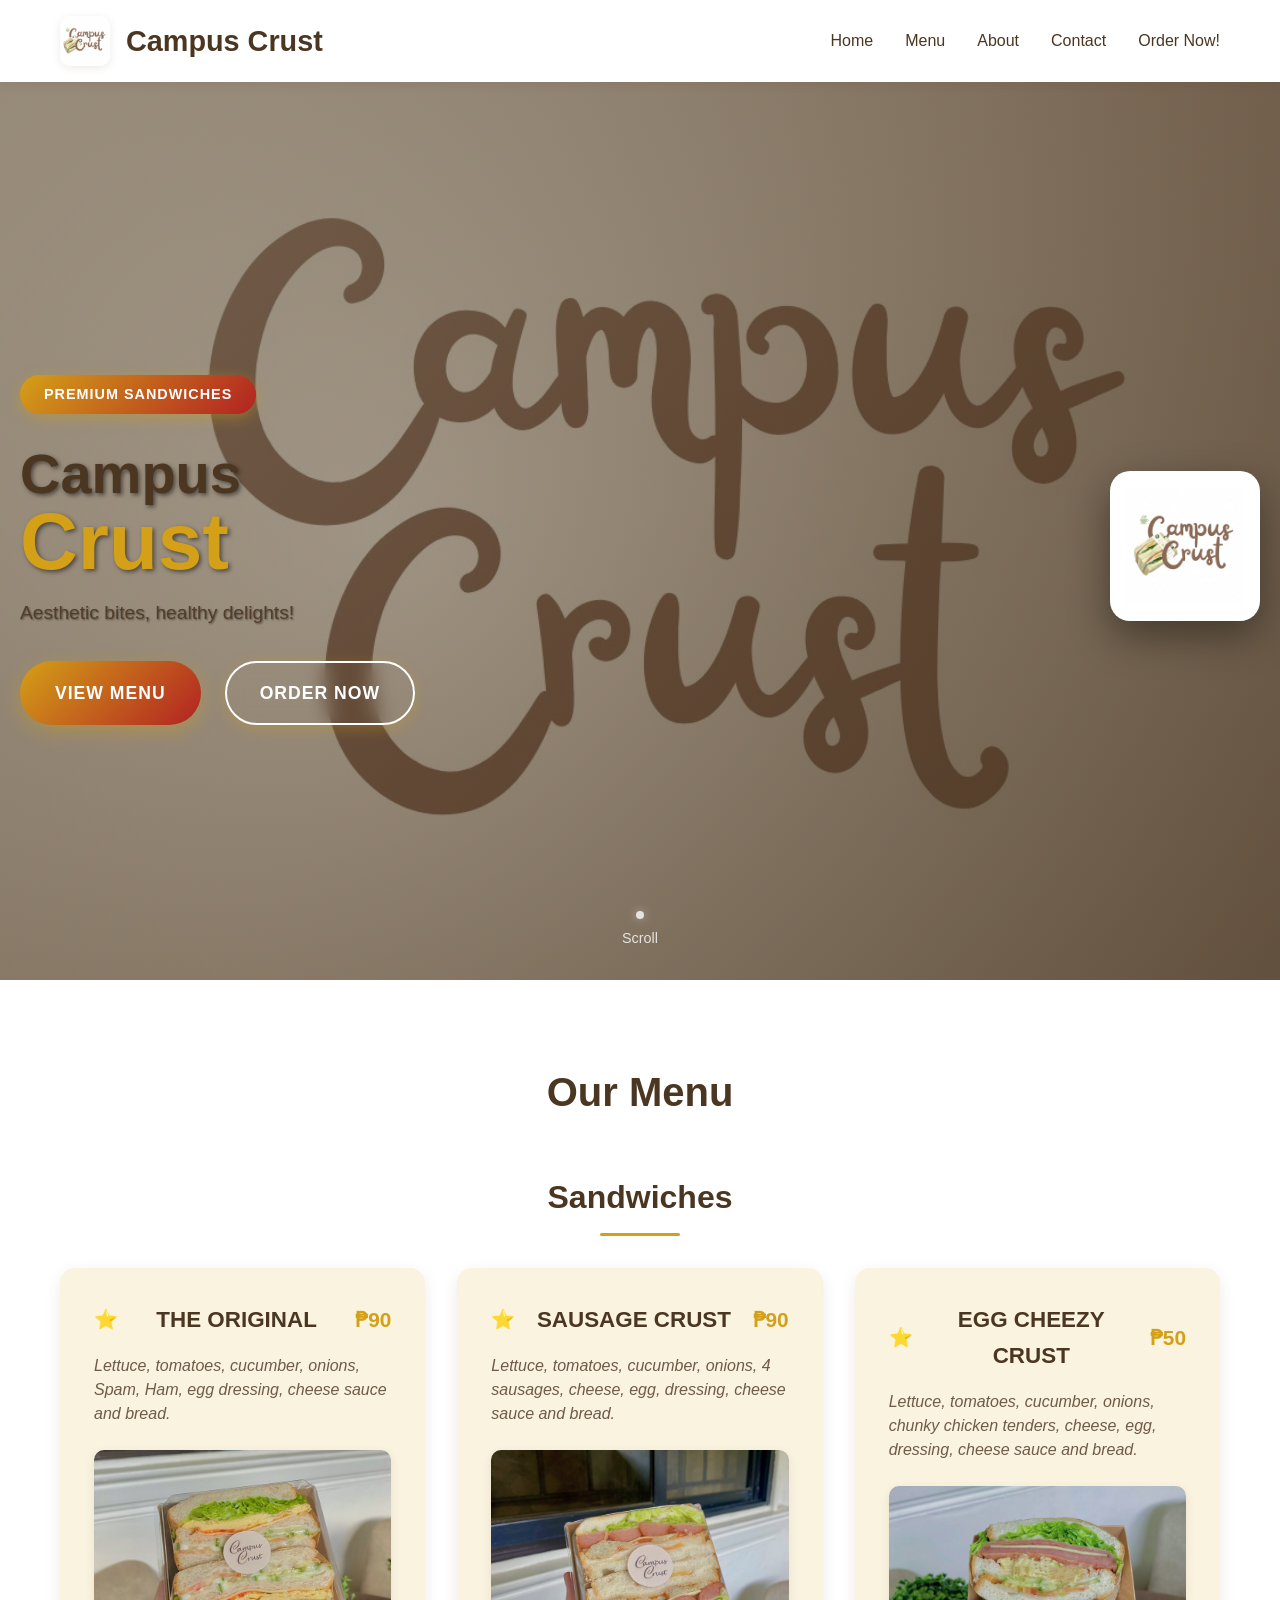
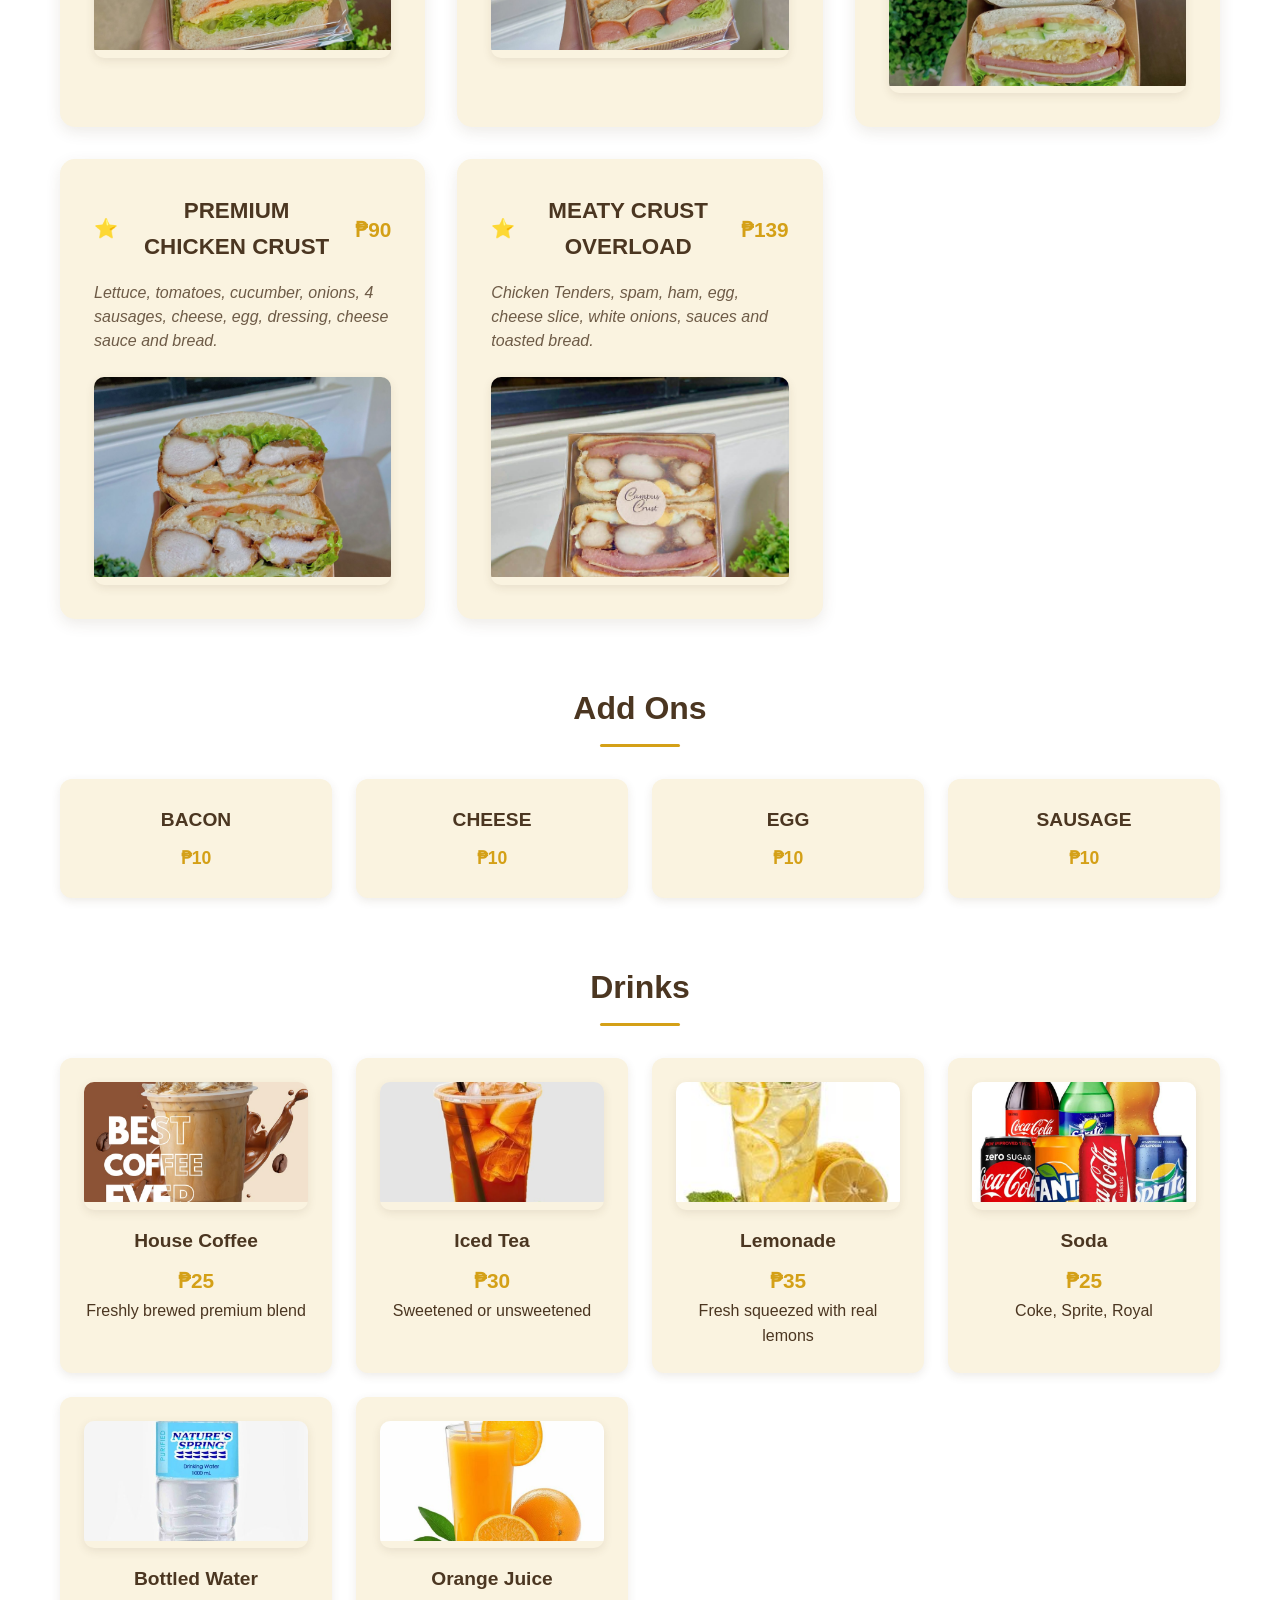
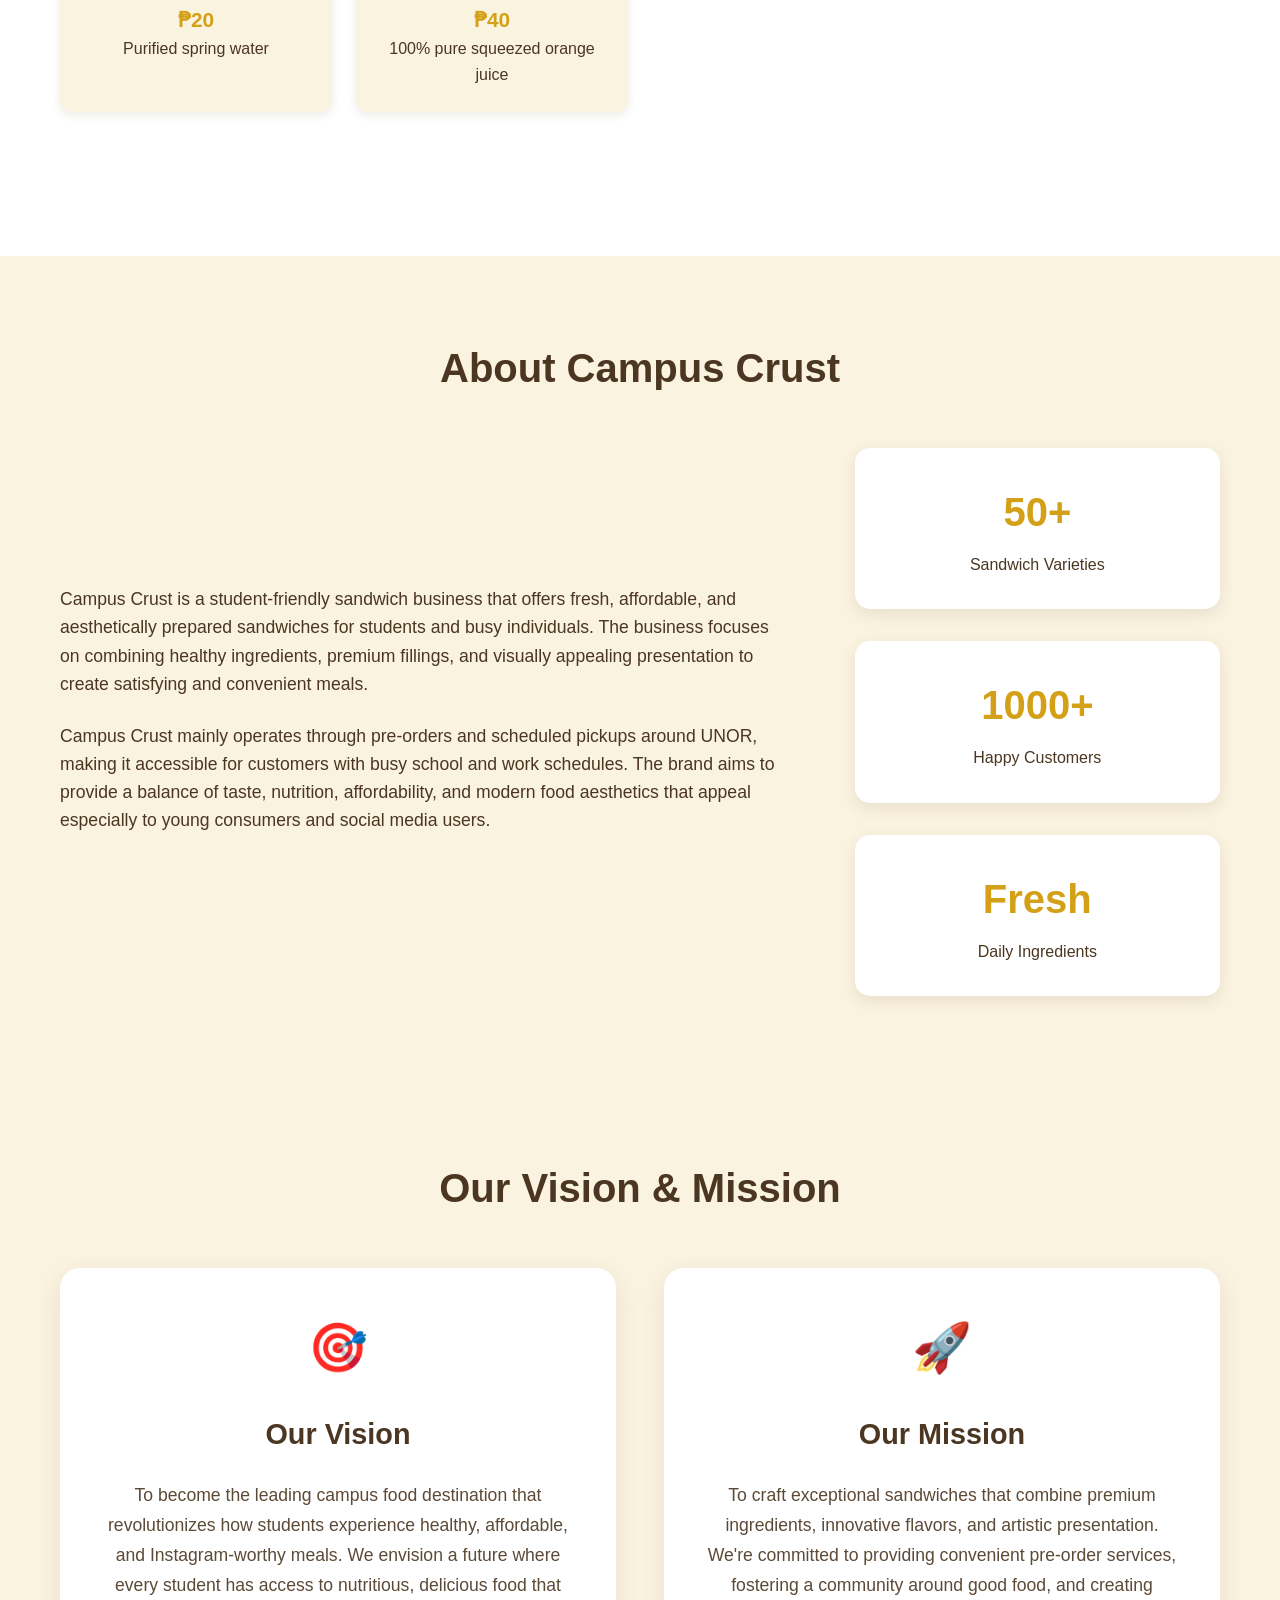
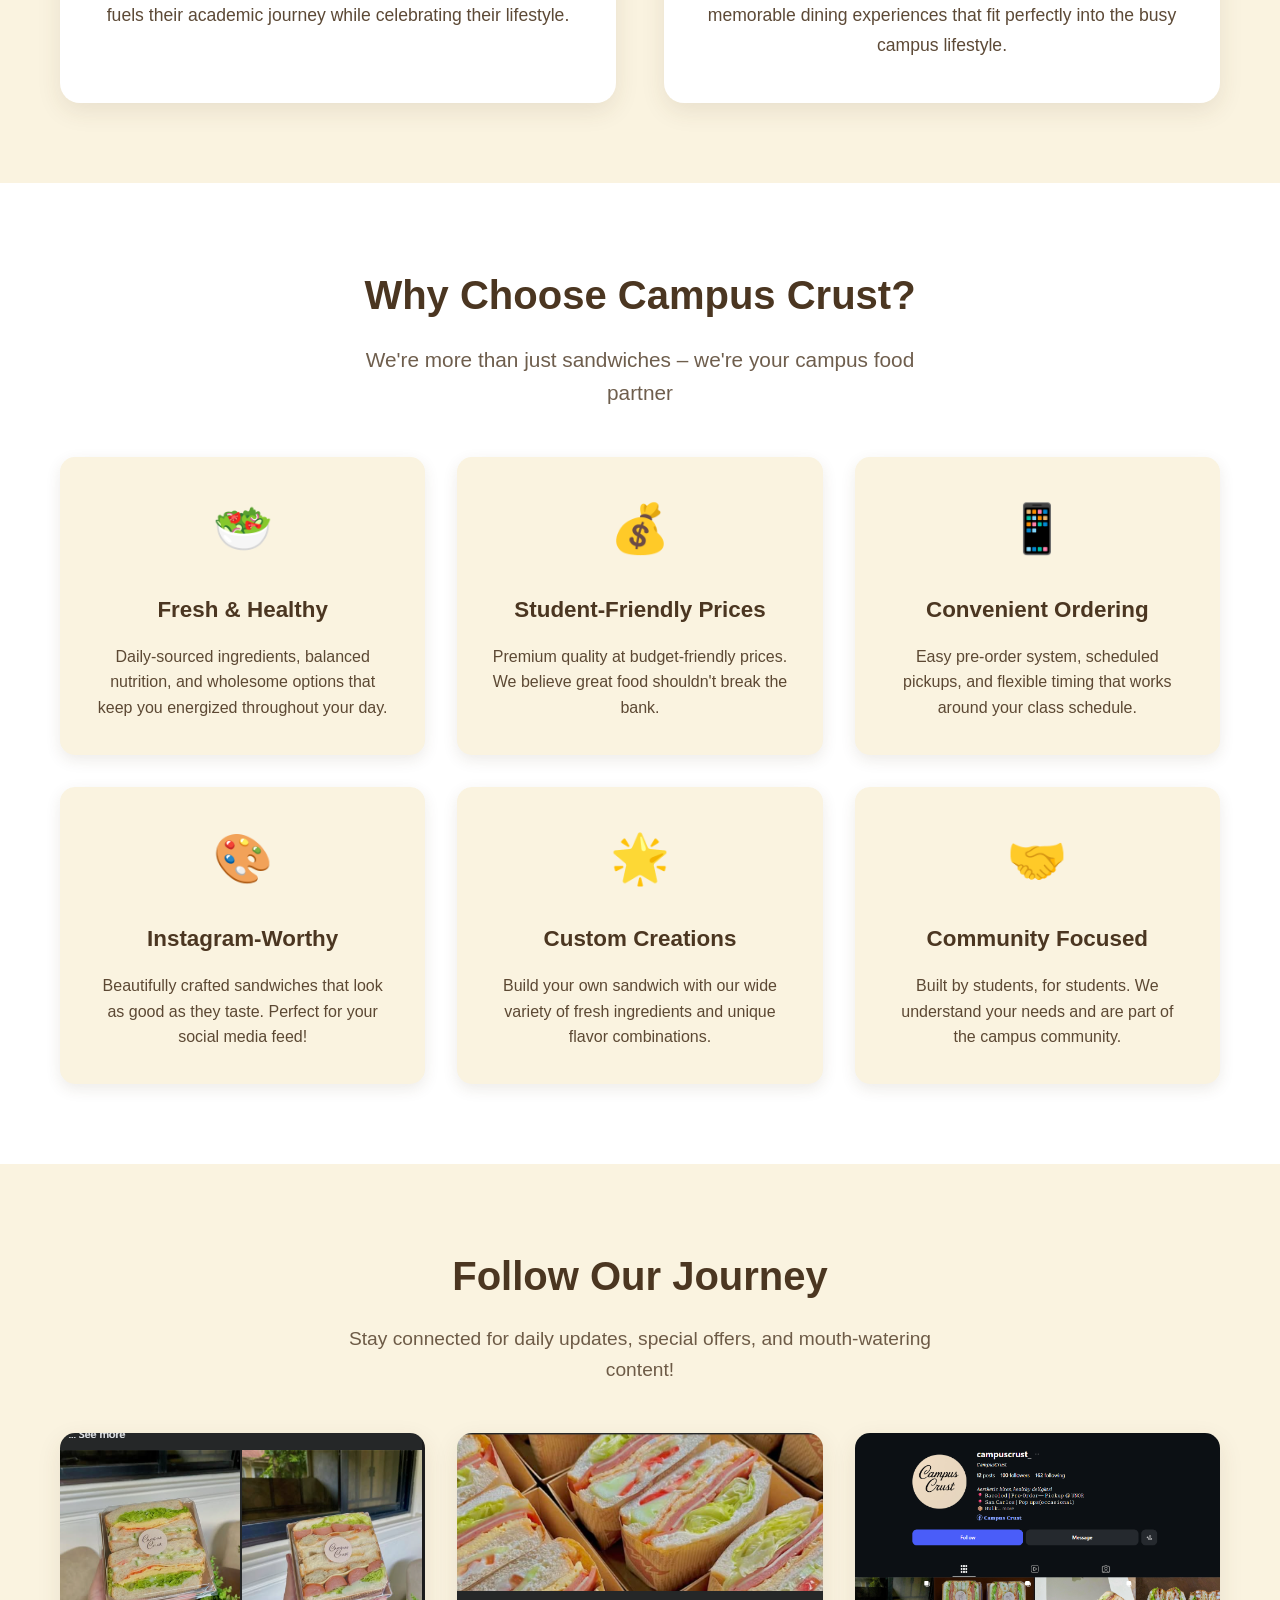
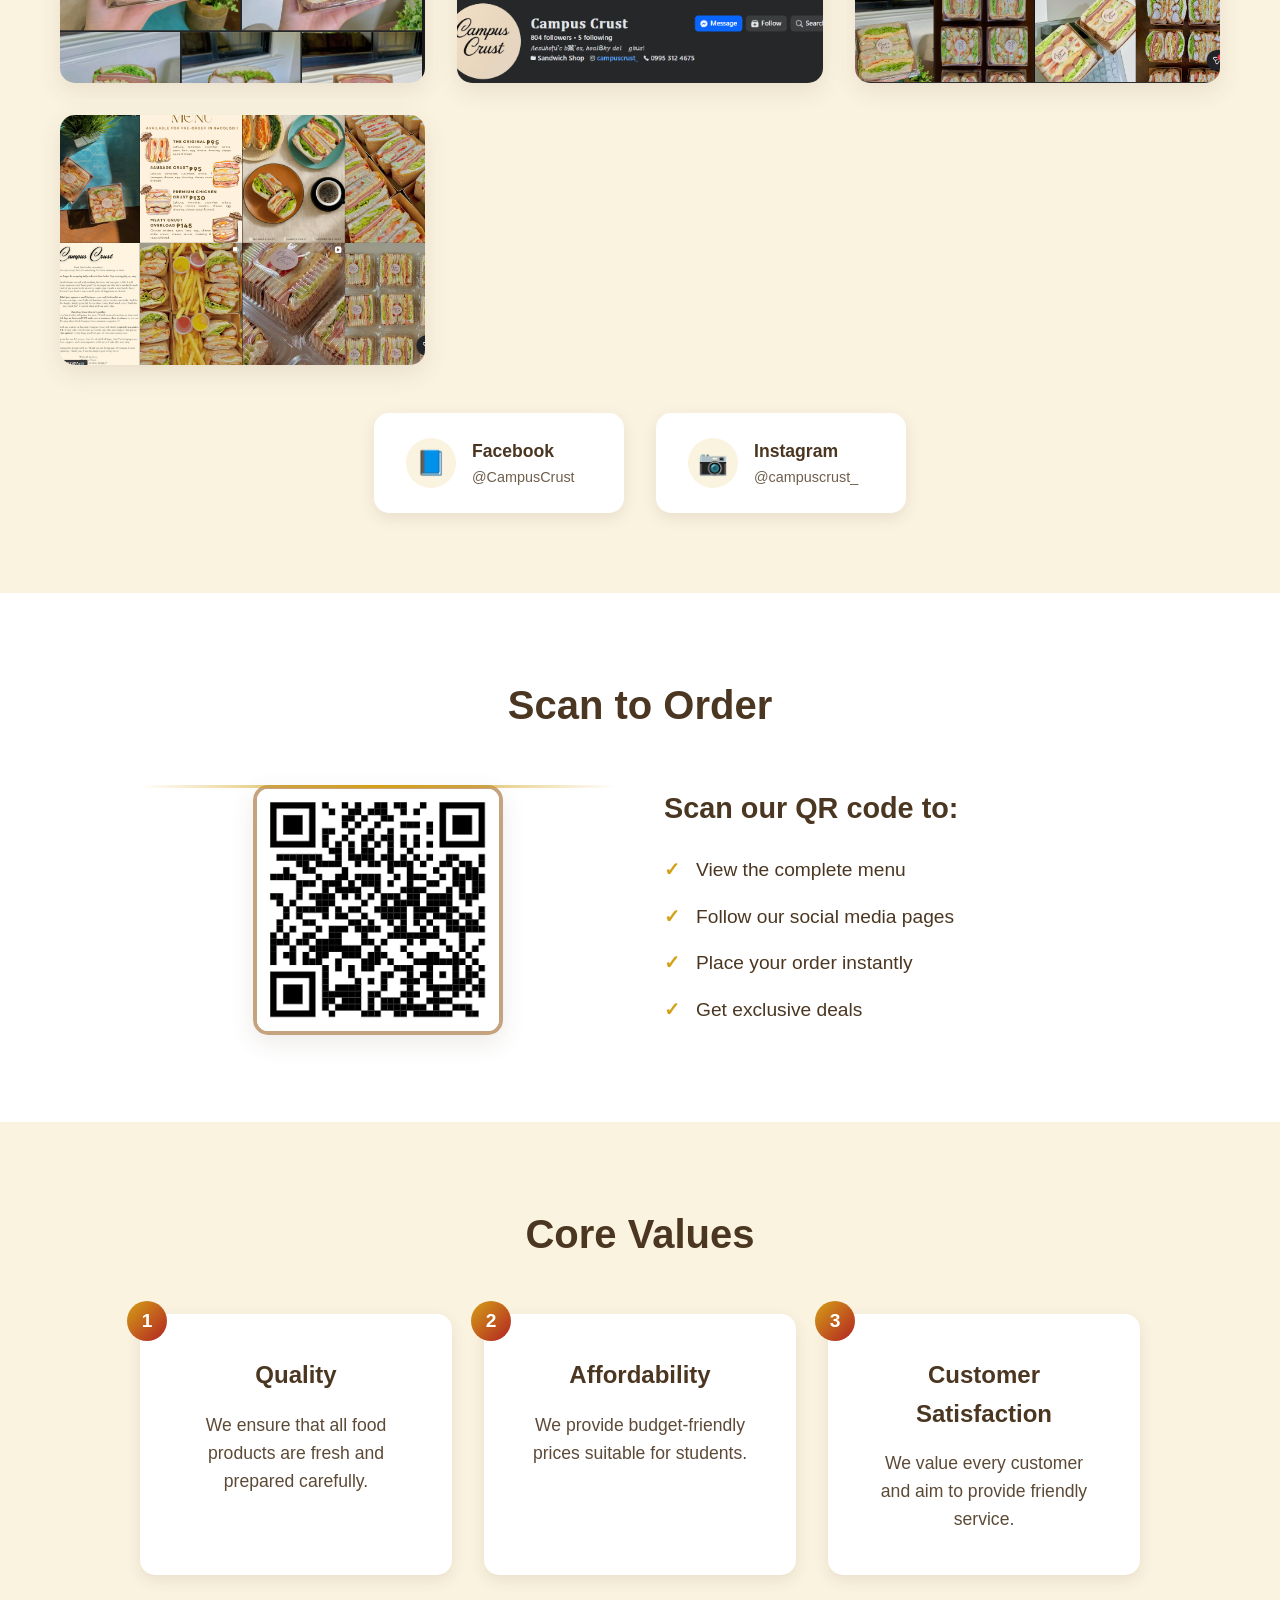
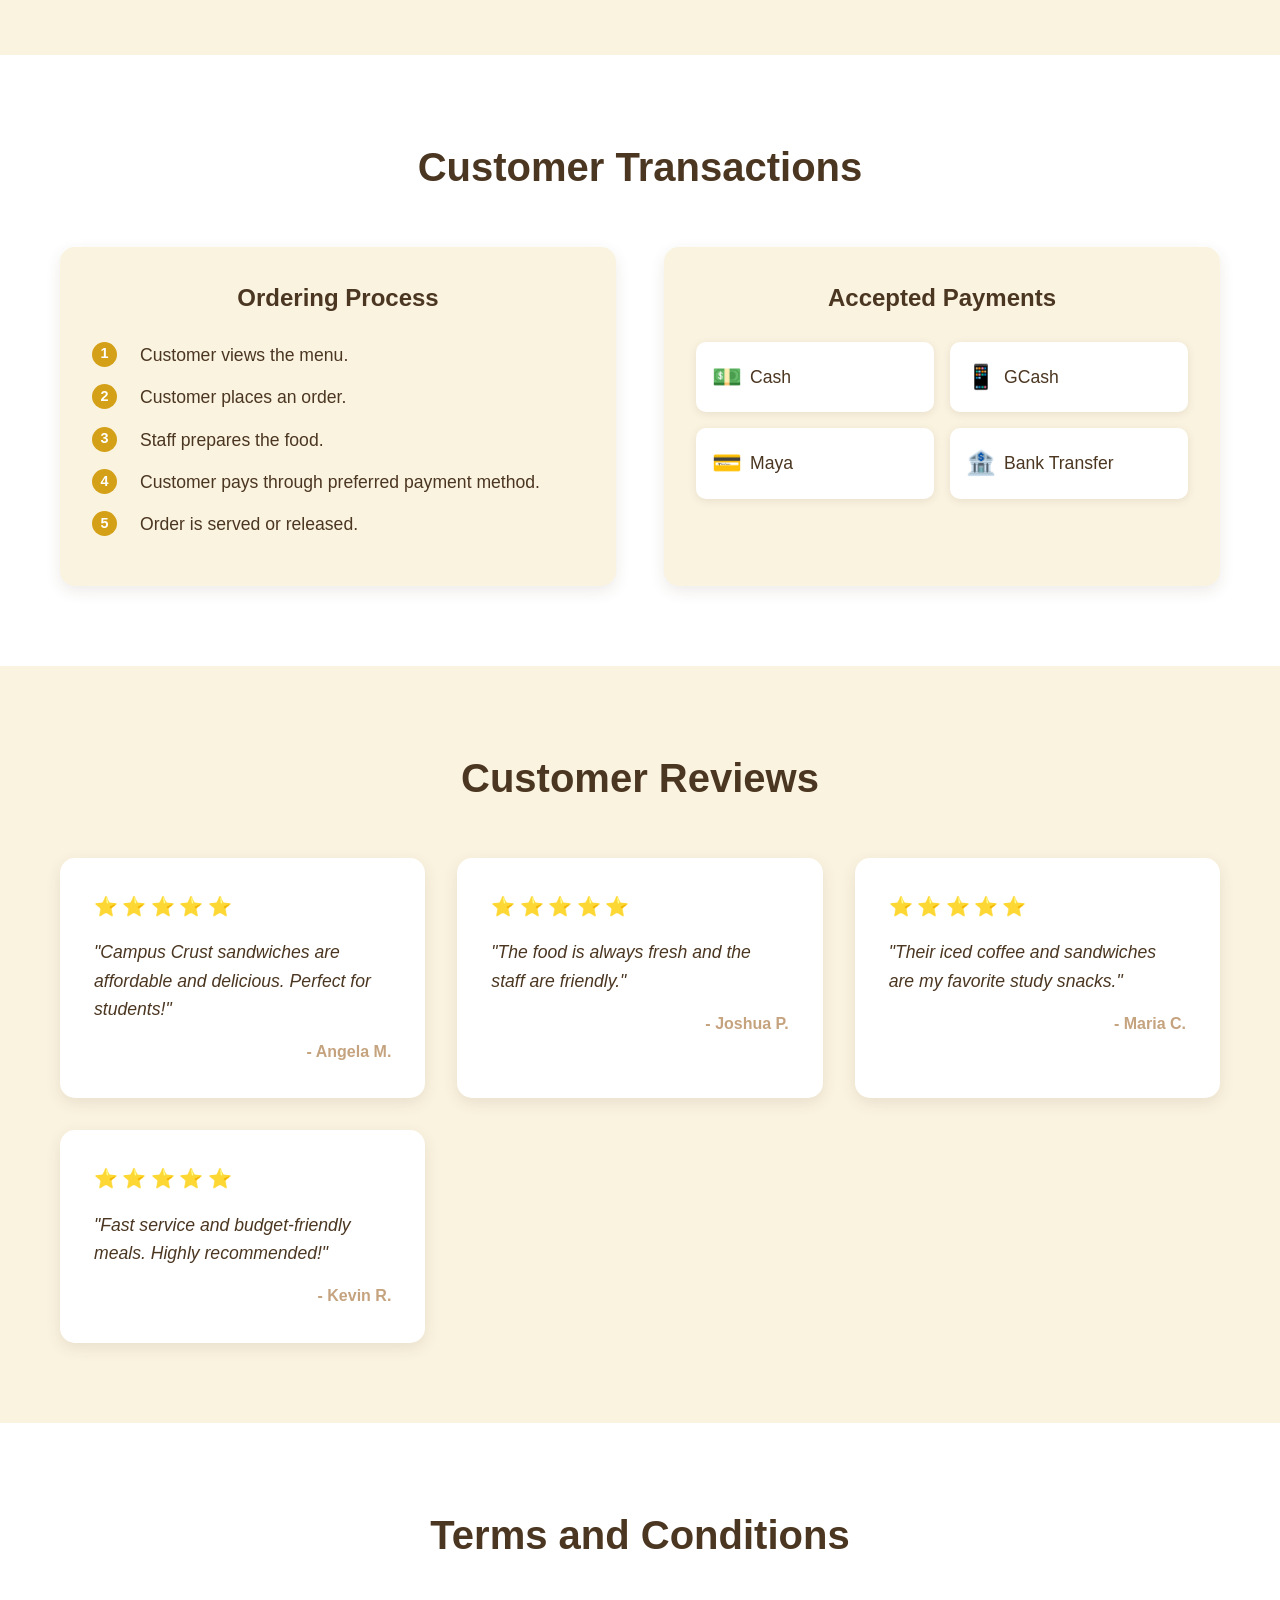
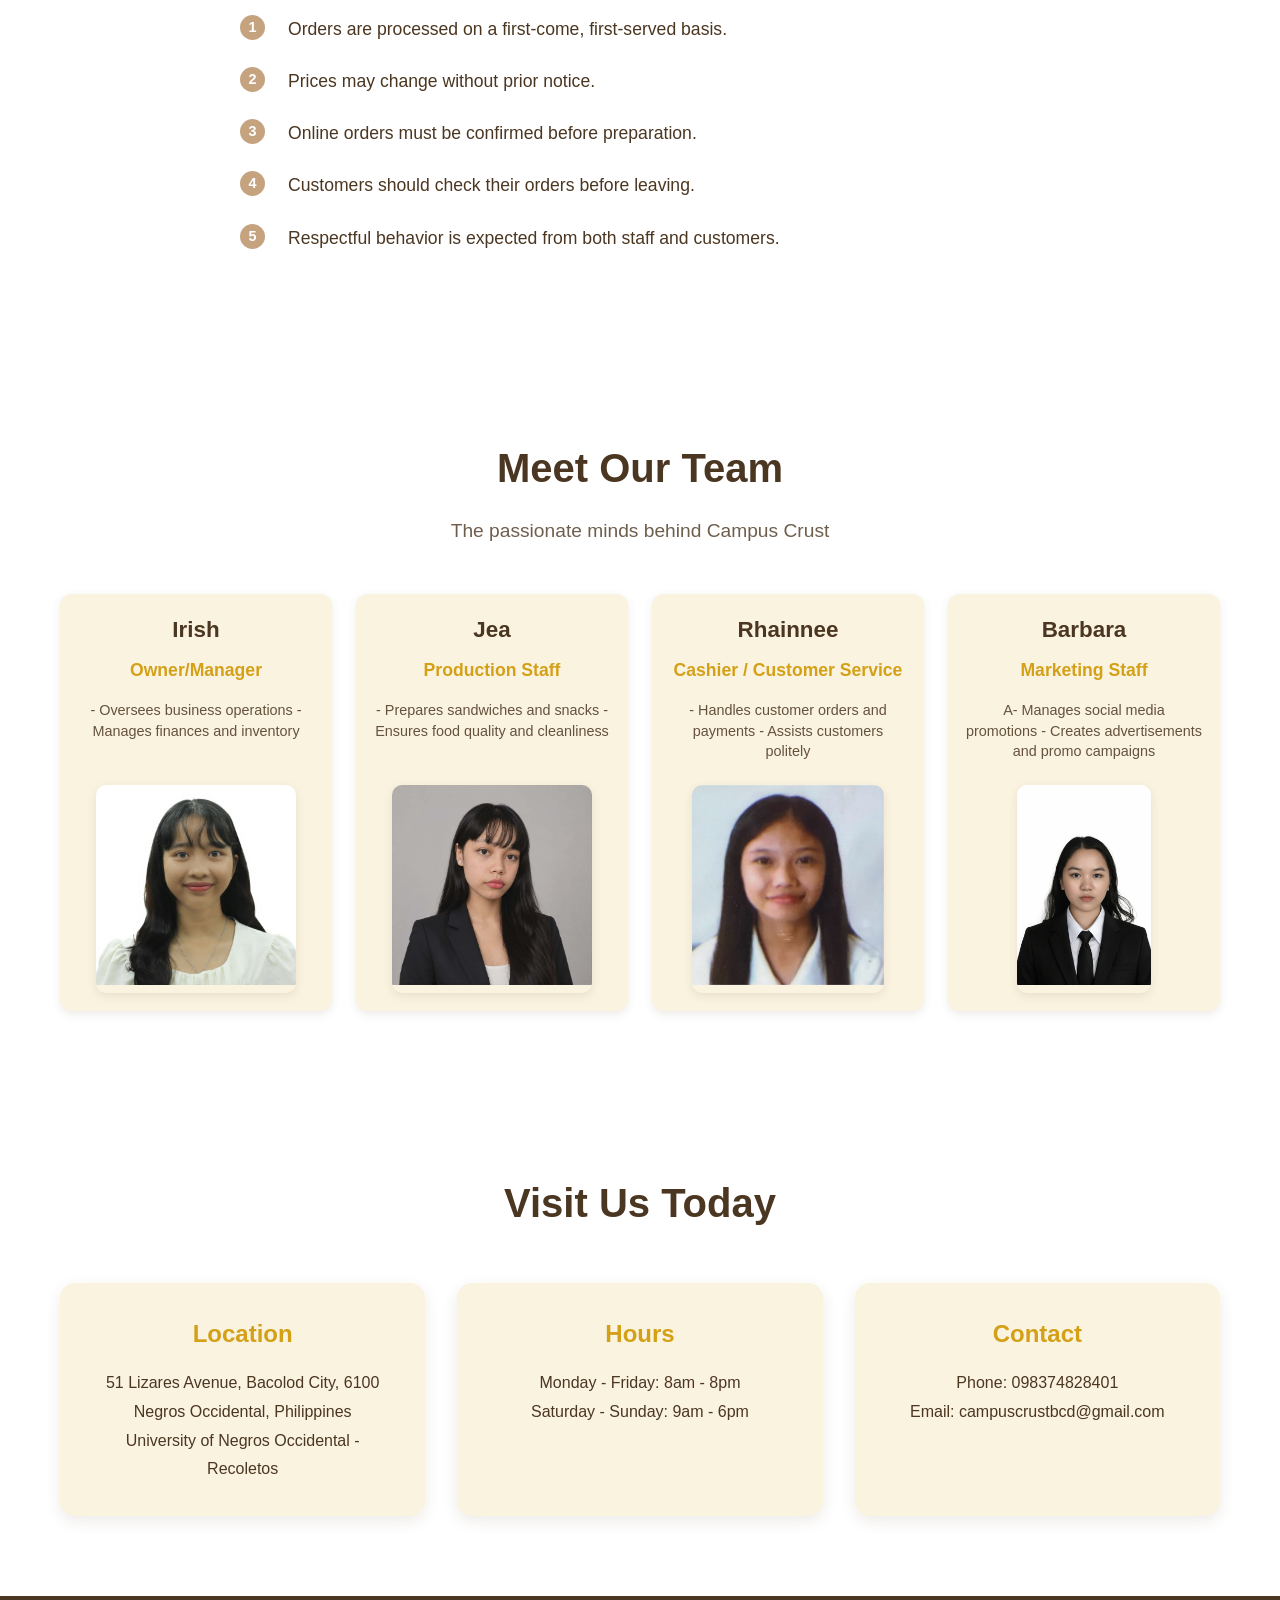
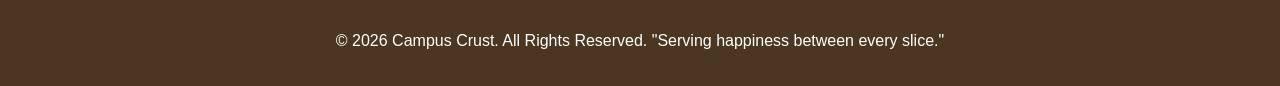
<file: index.html>
<!doctype html>
<html lang="en">
  <head>
    <meta charset="UTF-8" />
    <meta name="viewport" content="width=device-width, initial-scale=1.0" />
    <title>Campus Crust - Premium Sandwiches & Drinks</title>
    <link rel="stylesheet" href="styles.css" />
  </head>
  <body>
    <header>
      <nav class="navbar">
        <div class="nav-container">
          <div class="logo">
            <img src="img/logo.png" alt="Campus Crust Logo" class="logo-img" />
            <span class="logo-text">Campus Crust</span>
          </div>
          <ul class="nav-menu">
            <li><a href="index.html">Home</a></li>
            <li><a href="index.html#menu">Menu</a></li>
            <li><a href="index.html#about">About</a></li>
            <li><a href="index.html#contact">Contact</a></li>
            <li><a href="order.html" class="active">Order Now!</a></li>
          </ul>
        </div>
      </nav>
    </header>

    <main>
      <section id="home" class="hero">
        <div class="hero-background">
          <img
            src="img/herobanner.jpg"
            alt="Campus Crust Hero"
            class="hero-bg-img"
          />
          <div class="hero-overlay"></div>
          <div class="hero-gradient"></div>
        </div>
        <div class="hero-content">
          <div class="hero-text-container">
            <div class="hero-badge">
              <span class="badge-text">PREMIUM SANDWICHES</span>
            </div>
            <h1 class="hero-title">
              <span class="title-line">Campus</span>
              <span class="title-line accent">Crust</span>
            </h1>
            <p class="hero-subtitle">Aesthetic bites, healthy delights!</p>
            <div class="hero-cta">
              <a href="index.html#menu" class="cta-button primary">View Menu</a>
              <a href="order.html" class="cta-button secondary">Order Now</a>
            </div>
          </div>
          <div class="hero-logo">
            <img
              src="img/logo.png"
              alt="Campus Crust Logo"
              class="hero-logo-img"
            />
          </div>
        </div>
        <div class="hero-scroll-indicator">
          <div class="scroll-dot"></div>
          <span>Scroll</span>
        </div>
      </section>

      <section id="menu" class="menu-section">
        <div class="container">
          <h2>Our Menu</h2>

          <div class="menu-category">
            <h3>Sandwiches</h3>
            <div class="menu-grid">
              <div class="menu-item">
                <div class="menu-item-header">
                  <span class="star-icon">⭐</span>
                  <h4>THE ORIGINAL</h4>
                  <p class="price">₱90</p>
                </div>
                <p class="ingredients">
                  Lettuce, tomatoes, cucumber, onions, Spam, Ham, egg dressing,
                  cheese sauce and bread.
                </p>
                <div class="menu-item-image-container">
                  <img
                    src="img/menu/orig.jpg"
                    alt="The Original Sandwich"
                    class="menu-item-image"
                  />
                </div>
              </div>
              <div class="menu-item">
                <div class="menu-item-header">
                  <span class="star-icon">⭐</span>
                  <h4>SAUSAGE CRUST</h4>
                  <p class="price">₱90</p>
                </div>
                <p class="ingredients">
                  Lettuce, tomatoes, cucumber, onions, 4 sausages, cheese, egg,
                  dressing, cheese sauce and bread.
                </p>
                <div class="menu-item-image-container">
                  <img
                    src="img/menu/sausager.jpg"
                    alt="Sausage Crust Sandwich"
                    class="menu-item-image"
                  />
                </div>
              </div>
              <div class="menu-item">
                <div class="menu-item-header">
                  <span class="star-icon">⭐</span>
                  <h4>EGG CHEEZY CRUST</h4>
                  <p class="price">₱50</p>
                </div>
                <p class="ingredients">
                  Lettuce, tomatoes, cucumber, onions, chunky chicken tenders,
                  cheese, egg, dressing, cheese sauce and bread.
                </p>
                <div class="menu-item-image-container">
                  <img
                    src="img/menu/eggy.jpg"
                    alt="Egg Cheezy Crust Sandwich"
                    class="menu-item-image"
                  />
                </div>
              </div>
              <div class="menu-item">
                <div class="menu-item-header">
                  <span class="star-icon">⭐</span>
                  <h4>PREMIUM CHICKEN CRUST</h4>
                  <p class="price">₱90</p>
                </div>
                <p class="ingredients">
                  Lettuce, tomatoes, cucumber, onions, 4 sausages, cheese, egg,
                  dressing, cheese sauce and bread.
                </p>
                <div class="menu-item-image-container">
                  <img
                    src="img/menu/chicken.jpg"
                    alt="Premium Chicken Crust Sandwich"
                    class="menu-item-image"
                  />
                </div>
              </div>

              <div class="menu-item">
                <div class="menu-item-header">
                  <span class="star-icon">⭐</span>
                  <h4>MEATY CRUST OVERLOAD</h4>
                  <p class="price">₱139</p>
                </div>
                <p class="ingredients">
                  Chicken Tenders, spam, ham, egg, cheese slice, white onions,
                  sauces and toasted bread.
                </p>
                <div class="menu-item-image-container">
                  <img
                    src="img/menu/meaty.jpg"
                    alt="Meaty Crust Overload Sandwich"
                    class="menu-item-image"
                  />
                </div>
              </div>
            </div>
          </div>

          <div class="menu-category">
            <h3>Add Ons</h3>
            <div class="addons-grid">
              <div class="addon-item">
                <h4>BACON</h4>
                <p class="price">₱10</p>
              </div>
              <div class="addon-item">
                <h4>CHEESE</h4>
                <p class="price">₱10</p>
              </div>
              <div class="addon-item">
                <h4>EGG</h4>
                <p class="price">₱10</p>
              </div>
              <div class="addon-item">
                <h4>SAUSAGE</h4>
                <p class="price">₱10</p>
              </div>
            </div>
          </div>

          <div class="menu-category">
            <h3>Drinks</h3>
            <div class="drinks-grid">
              <div class="drink-item">
                <div class="drink-item-image-container">
                  <img
                    src="img/menu/beverage/coffee.jpg"
                    alt="House Coffee"
                    class="drink-item-image"
                  />
                </div>
                <h4>House Coffee</h4>
                <p class="price">₱25</p>
                <p>Freshly brewed premium blend</p>
              </div>
              <div class="drink-item">
                <div class="drink-item-image-container">
                  <img
                    src="img/menu/beverage/icedtea.jpg"
                    alt="Iced Tea"
                    class="drink-item-image"
                  />
                </div>
                <h4>Iced Tea</h4>
                <p class="price">₱30</p>
                <p>Sweetened or unsweetened</p>
              </div>
              <div class="drink-item">
                <div class="drink-item-image-container">
                  <img
                    src="img/menu/beverage/lemonade.jpg"
                    alt="Lemonade"
                    class="drink-item-image"
                  />
                </div>
                <h4>Lemonade</h4>
                <p class="price">₱35</p>
                <p>Fresh squeezed with real lemons</p>
              </div>
              <div class="drink-item">
                <div class="drink-item-image-container">
                  <img
                    src="img/menu/beverage/soda.jpg"
                    alt="Soda"
                    class="drink-item-image"
                  />
                </div>
                <h4>Soda</h4>
                <p class="price">₱25</p>
                <p>Coke, Sprite, Royal</p>
              </div>
              <div class="drink-item">
                <div class="drink-item-image-container">
                  <img
                    src="img/menu/beverage/wata.jpg"
                    alt="Bottled Water"
                    class="drink-item-image"
                  />
                </div>
                <h4>Bottled Water</h4>
                <p class="price">₱20</p>
                <p>Purified spring water</p>
              </div>
              <div class="drink-item">
                <div class="drink-item-image-container">
                  <img
                    src="img/menu/beverage/orangejuice.jpg"
                    alt="Orange Juice"
                    class="drink-item-image"
                  />
                </div>
                <h4>Orange Juice</h4>
                <p class="price">₱40</p>
                <p>100% pure squeezed orange juice</p>
              </div>
            </div>
          </div>
        </div>
      </section>

      <section id="about" class="about-section">
        <div class="container">
          <h2>About Campus Crust</h2>
          <div class="about-content">
            <div class="about-text">
              <p>
                Campus Crust is a student-friendly sandwich business that offers
                fresh, affordable, and aesthetically prepared sandwiches for
                students and busy individuals. The business focuses on combining
                healthy ingredients, premium fillings, and visually appealing
                presentation to create satisfying and convenient meals.
              </p>
              <p>
                Campus Crust mainly operates through pre-orders and scheduled
                pickups around UNOR, making it accessible for customers with
                busy school and work schedules. The brand aims to provide a
                balance of taste, nutrition, affordability, and modern food
                aesthetics that appeal especially to young consumers and social
                media users.
              </p>
            </div>
            <div class="about-stats">
              <div class="stat">
                <h3>50+</h3>
                <p>Sandwich Varieties</p>
              </div>
              <div class="stat">
                <h3>1000+</h3>
                <p>Happy Customers</p>
              </div>
              <div class="stat">
                <h3>Fresh</h3>
                <p>Daily Ingredients</p>
              </div>
            </div>
          </div>
        </div>
      </section>

      <section class="vision-mission-section">
        <div class="container">
          <h2>Our Vision & Mission</h2>
          <div class="vision-mission-grid">
            <div class="vision-card">
              <div class="vision-icon">
                <span class="icon-emoji">🎯</span>
              </div>
              <h3>Our Vision</h3>
              <p>
                To become the leading campus food destination that revolutionizes
                how students experience healthy, affordable, and Instagram-worthy
                meals. We envision a future where every student has access to
                nutritious, delicious food that fuels their academic journey
                while celebrating their lifestyle.
              </p>
            </div>
            <div class="mission-card">
              <div class="mission-icon">
                <span class="icon-emoji">🚀</span>
              </div>
              <h3>Our Mission</h3>
              <p>
                To craft exceptional sandwiches that combine premium ingredients,
                innovative flavors, and artistic presentation. We're committed to
                providing convenient pre-order services, fostering a community
                around good food, and creating memorable dining experiences
                that fit perfectly into the busy campus lifestyle.
              </p>
            </div>
          </div>
        </div>
      </section>

      <section class="value-proposition-section">
        <div class="container">
          <h2>Why Choose Campus Crust?</h2>
          <p class="value-subtitle">
            We're more than just sandwiches – we're your campus food partner
          </p>
          <div class="value-grid">
            <div class="value-item">
              <div class="value-icon">
                <span class="icon-emoji">🥗</span>
              </div>
              <h3>Fresh & Healthy</h3>
              <p>
                Daily-sourced ingredients, balanced nutrition, and wholesome
                options that keep you energized throughout your day.
              </p>
            </div>
            <div class="value-item">
              <div class="value-icon">
                <span class="icon-emoji">💰</span>
              </div>
              <h3>Student-Friendly Prices</h3>
              <p>
                Premium quality at budget-friendly prices. We believe great food
                shouldn't break the bank.
              </p>
            </div>
            <div class="value-item">
              <div class="value-icon">
                <span class="icon-emoji">📱</span>
              </div>
              <h3>Convenient Ordering</h3>
              <p>
                Easy pre-order system, scheduled pickups, and flexible timing
                that works around your class schedule.
              </p>
            </div>
            <div class="value-item">
              <div class="value-icon">
                <span class="icon-emoji">🎨</span>
              </div>
              <h3>Instagram-Worthy</h3>
              <p>
                Beautifully crafted sandwiches that look as good as they taste.
                Perfect for your social media feed!
              </p>
            </div>
            <div class="value-item">
              <div class="value-icon">
                <span class="icon-emoji">🌟</span>
              </div>
              <h3>Custom Creations</h3>
              <p>
                Build your own sandwich with our wide variety of fresh ingredients
                and unique flavor combinations.
              </p>
            </div>
            <div class="value-item">
              <div class="value-icon">
                <span class="icon-emoji">🤝</span>
              </div>
              <h3>Community Focused</h3>
              <p>
                Built by students, for students. We understand your needs and
                are part of the campus community.
              </p>
            </div>
          </div>
        </div>
      </section>

      <section class="socials-section">
        <div class="container">
          <h2>Follow Our Journey</h2>
          <p class="socials-subtitle">
            Stay connected for daily updates, special offers, and mouth-watering
            content!
          </p>
          <div class="socials-grid">
            <div class="socials-item">
              <div class="socials-img-container">
                <img
                  src="img/fbinsta/fb1.png"
                  alt="Facebook Post 1"
                  class="socials-img"
                />
                <div class="socials-overlay">
                  <span class="socials-icon">📸</span>
                </div>
              </div>
            </div>
            <div class="socials-item">
              <div class="socials-img-container">
                <img
                  src="img/fbinsta/fb2.png"
                  alt="Facebook Post 2"
                  class="socials-img"
                />
                <div class="socials-overlay">
                  <span class="socials-icon">🍔</span>
                </div>
              </div>
            </div>
            <div class="socials-item">
              <div class="socials-img-container">
                <img
                  src="img/fbinsta/insta1.png"
                  alt="Instagram Post 1"
                  class="socials-img"
                />
                <div class="socials-overlay">
                  <span class="socials-icon">🥪</span>
                </div>
              </div>
            </div>
            <div class="socials-item">
              <div class="socials-img-container">
                <img
                  src="img/fbinsta/insta2.png"
                  alt="Facebook Post 4"
                  class="socials-img"
                />
                <div class="socials-overlay">
                  <span class="socials-icon">✨</span>
                </div>
              </div>
            </div>
          </div>
          <div class="socials-links">
            <div class="socials-link-card">
              <div class="socials-icon-wrapper">
                <span class="socials-platform-icon">📘</span>
              </div>
              <a
                href="https://www.facebook.com/570167929513267?ref=PROFILE_EDIT_xav_ig_profile_page_web"
                target="_blank"
                class="socials-link-text"
              >
                <span class="platform-name">Facebook</span>
                <span class="platform-handle">@CampusCrust</span>
              </a>
            </div>
            <div class="socials-link-card">
              <div class="socials-icon-wrapper">
                <span class="socials-platform-icon">📷</span>
              </div>
              <a
                href="https://www.instagram.com/campuscrust_?fbclid=IwY2xjawRrVeRleHRuA2FlbQIxMABicmlkETFQc1E1WVRiUzRnNlFoZlV5c3J0YwZhcHBfaWQQMjIyMDM5MTc4ODIwMDg5MgABHnmKlx4clCW6OJqP5CWTiJLVrMLNcLFd4ojYHV6Ko1mOvMFImqYhGaLSc0wS_aem_bjQnEreYQ8taSGGoWuHmPQ"
                target="_blank"
                class="socials-link-text"
              >
                <span class="platform-name">Instagram</span>
                <span class="platform-handle">@campuscrust_</span>
              </a>
            </div>
          </div>
        </div>
      </section>

      <section class="qr-ordering-section">
        <div class="container">
          <h2>Scan to Order</h2>
          <div class="qr-content">
            <div class="qr-code-container">
              <img src="img/qr.png" alt="Campus Crust QR Code" class="qr-code-image" />
              <div class="qr-scan-animation">
                <div class="scan-line"></div>
              </div>
            </div>
            <div class="qr-info">
              <h3>Scan our QR code to:</h3>
              <ul class="qr-benefits">
                <li>View the complete menu</li>
                <li>Follow our social media pages</li>
                <li>Place your order instantly</li>
                <li>Get exclusive deals</li>
              </ul>
            </div>
          </div>
        </div>
      </section>

      <section class="core-values-section">
        <div class="container">
          <h2>Core Values</h2>
          <div class="values-grid">
            <div class="value-card">
              <div class="value-number">1</div>
              <h3>Quality</h3>
              <p>We ensure that all food products are fresh and prepared carefully.</p>
            </div>
            <div class="value-card">
              <div class="value-number">2</div>
              <h3>Affordability</h3>
              <p>We provide budget-friendly prices suitable for students.</p>
            </div>
            <div class="value-card">
              <div class="value-number">3</div>
              <h3>Customer Satisfaction</h3>
              <p>We value every customer and aim to provide friendly service.</p>
            </div>
          </div>
        </div>
      </section>

      <section class="transactions-section">
        <div class="container">
          <h2>Customer Transactions</h2>
          <div class="transactions-grid">
            <div class="ordering-process">
              <h3>Ordering Process</h3>
              <ol class="process-steps">
                <li>Customer views the menu.</li>
                <li>Customer places an order.</li>
                <li>Staff prepares the food.</li>
                <li>Customer pays through preferred payment method.</li>
                <li>Order is served or released.</li>
              </ol>
            </div>
            <div class="accepted-payments">
              <h3>Accepted Payments</h3>
              <div class="payment-methods">
                <div class="payment-method">
                  <span class="payment-icon">💵</span>
                  <span>Cash</span>
                </div>
                <div class="payment-method">
                  <span class="payment-icon">📱</span>
                  <span>GCash</span>
                </div>
                <div class="payment-method">
                  <span class="payment-icon">💳</span>
                  <span>Maya</span>
                </div>
                <div class="payment-method">
                  <span class="payment-icon">🏦</span>
                  <span>Bank Transfer</span>
                </div>
              </div>
            </div>
          </div>
        </div>
      </section>

      <section class="testimonials-section">
        <div class="container">
          <h2>Customer Reviews</h2>
          <div class="testimonials-grid">
            <div class="testimonial-card">
              <div class="stars">
                <span class="star">⭐</span>
                <span class="star">⭐</span>
                <span class="star">⭐</span>
                <span class="star">⭐</span>
                <span class="star">⭐</span>
              </div>
              <p class="testimonial-text">"Campus Crust sandwiches are affordable and delicious. Perfect for students!"</p>
              <p class="customer-name">- Angela M.</p>
            </div>
            <div class="testimonial-card">
              <div class="stars">
                <span class="star">⭐</span>
                <span class="star">⭐</span>
                <span class="star">⭐</span>
                <span class="star">⭐</span>
                <span class="star">⭐</span>
              </div>
              <p class="testimonial-text">"The food is always fresh and the staff are friendly."</p>
              <p class="customer-name">- Joshua P.</p>
            </div>
            <div class="testimonial-card">
              <div class="stars">
                <span class="star">⭐</span>
                <span class="star">⭐</span>
                <span class="star">⭐</span>
                <span class="star">⭐</span>
                <span class="star">⭐</span>
              </div>
              <p class="testimonial-text">"Their iced coffee and sandwiches are my favorite study snacks."</p>
              <p class="customer-name">- Maria C.</p>
            </div>
            <div class="testimonial-card">
              <div class="stars">
                <span class="star">⭐</span>
                <span class="star">⭐</span>
                <span class="star">⭐</span>
                <span class="star">⭐</span>
                <span class="star">⭐</span>
              </div>
              <p class="testimonial-text">"Fast service and budget-friendly meals. Highly recommended!"</p>
              <p class="customer-name">- Kevin R.</p>
            </div>
          </div>
        </div>
      </section>

      <section class="terms-section">
        <div class="container">
          <h2>Terms and Conditions</h2>
          <div class="terms-content">
            <ol class="terms-list">
              <li>Orders are processed on a first-come, first-served basis.</li>
              <li>Prices may change without prior notice.</li>
              <li>Online orders must be confirmed before preparation.</li>
              <li>Customers should check their orders before leaving.</li>
              <li>Respectful behavior is expected from both staff and customers.</li>
            </ol>
          </div>
        </div>
      </section>

      <section class="aboutus">
        <div class="container">
          <h2>Meet Our Team</h2>
          <p class="team-subtitle">The passionate minds behind Campus Crust</p>
          <div class="team-grid">
            <!-- Team Member 1 -->
            <div class="team-member">
              <div class="member-photo-frame">
                <img
                  src="img/aboutus/irish.jpg"
                  alt="Team Member 1"
                  class="member-photo"
                />
              </div>
              <div class="member-info">
                <h3 class="member-name">Irish</h3>
                <p class="member-role">Owner/Manager</p>
                <p class="member-description">
                  - Oversees business operations
- Manages finances and inventory
                </p>
              </div>
            </div>
            
            <!-- Team Member 2 -->
            <div class="team-member">
              <div class="member-photo-frame">
                <img
                  src="img/aboutus/marivic.jpg"
                  alt="Team Member 2"
                  class="member-photo"
                />
              </div>
              <div class="member-info">
                <h3 class="member-name">Jea</h3>
                <p class="member-role">Production Staff</p>
                <p class="member-description">
                  - Prepares sandwiches and snacks
- Ensures food quality and cleanliness
                </p>
              </div>
            </div>
            
            <!-- Team Member 3 -->
            <div class="team-member">
              <div class="member-photo-frame">
                <img
                  src="img/aboutus/raine.jpg"
                  alt="Team Member 3"
                  class="member-photo"
                />
              </div>
              <div class="member-info">
                <h3 class="member-name">Rhainnee</h3>
                <p class="member-role">Cashier / Customer Service</p>
                <p class="member-description">
                  - Handles customer orders and payments
- Assists customers politely
                </p>
              </div>
            </div>
            
            <!-- Team Member 4 -->
            <div class="team-member">
              <div class="member-photo-frame">
                <img
                  src="img/aboutus/barbara.jpg"
                  alt="Team Member 4"
                  class="member-photo"
                />
              </div>
              <div class="member-info">
                <h3 class="member-name">Barbara</h3>
                <p class="member-role">Marketing Staff</p>
                <p class="member-description">
                  A- Manages social media promotions
- Creates advertisements and promo campaigns
                </p>
              </div>
            </div>
          </div>
          </div>
        </div>
      </section>

      <section id="contact" class="contact-section">
        <div class="container">
          <h2>Visit Us Today</h2>
          <div class="contact-info">
            <div class="contact-item">
              <h3>Location</h3>
              <p>51 Lizares Avenue, Bacolod City, 6100 Negros Occidental, Philippines<br />University of Negros Occidental - Recoletos</p>
            </div>
            <div class="contact-item">
              <h3>Hours</h3>
              <p>
                Monday - Friday: 8am - 8pm<br />Saturday - Sunday: 9am - 6pm
              </p>
            </div>
            <div class="contact-item">
              <h3>Contact</h3>
              <p>Phone: 098374828401 <br />Email: campuscrustbcd@gmail.com</p>
            </div>
          </div>
        </div>
      </section>
    </main>

    <footer>
      <div class="container">
        <p>&copy; 2026 Campus Crust. All Rights Reserved. "Serving happiness between every slice."</p>
      </div>
    </footer>
  </body>
</html>
</file>
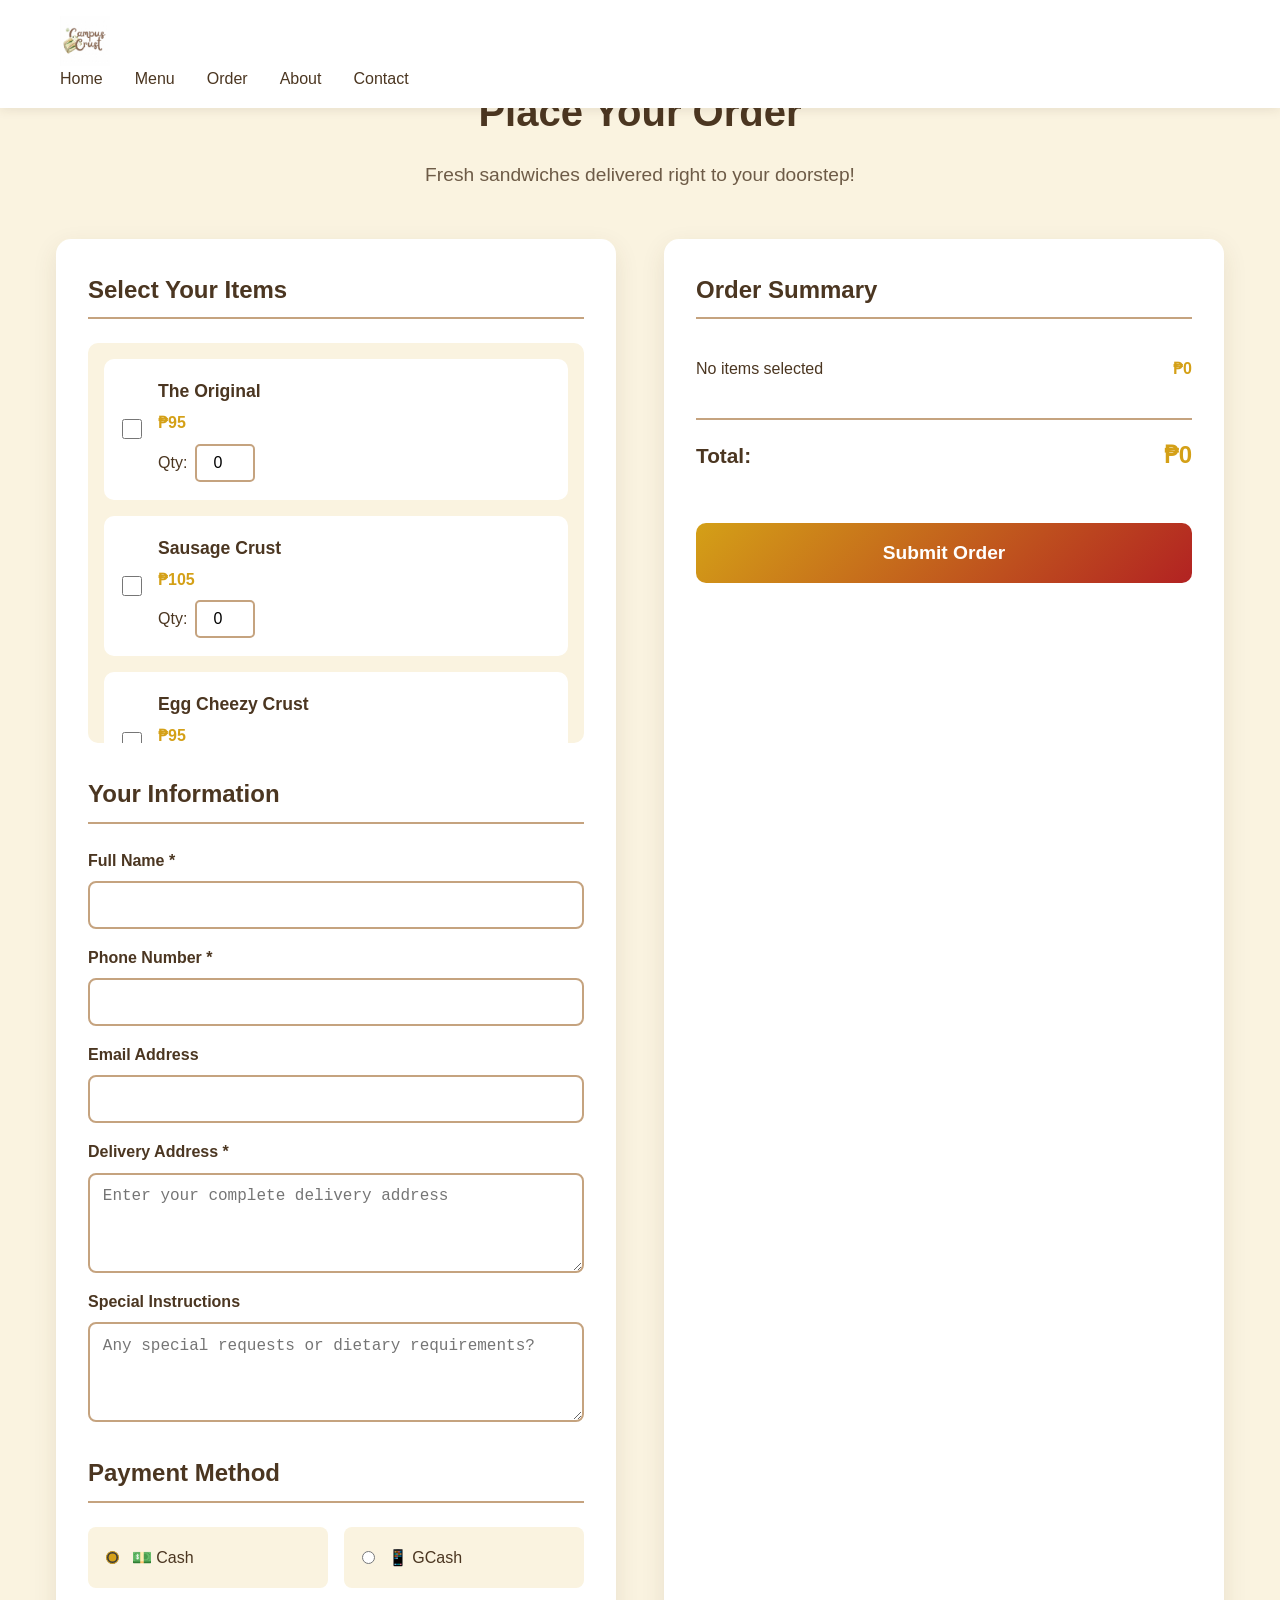
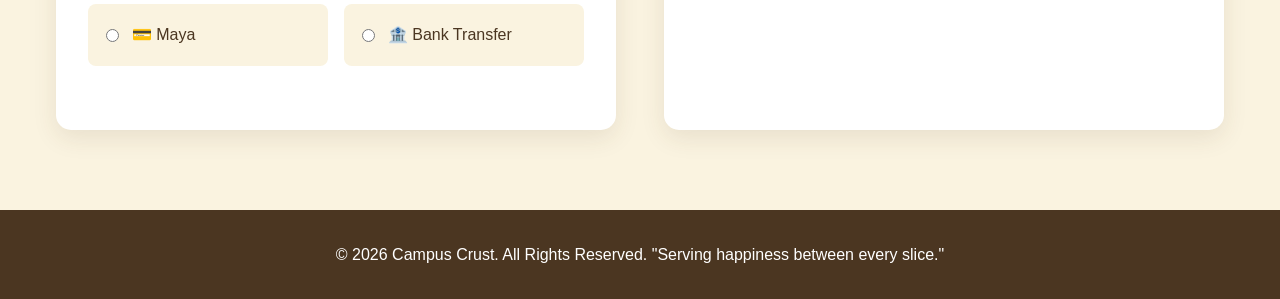
<file: order.html>
<!DOCTYPE html>
<html lang="en">
<head>
  <meta charset="UTF-8" />
  <meta name="viewport" content="width=device-width, initial-scale=1.0" />
  <title>Order Now - Campus Crust</title>
  <link rel="stylesheet" href="styles.css" />
  <style>
    /* Order Page Specific Styles */
    .order-section {
      padding: 80px 0;
      background-color: var(--bg-creamy-crust);
      min-height: 100vh;
    }

    .order-container {
      max-width: 1200px;
      margin: 0 auto;
      padding: 0 1rem;
    }

    .order-header {
      text-align: center;
      margin-bottom: 3rem;
    }

    .order-header h1 {
      font-size: 2.5rem;
      color: var(--text-deep-espresso);
      margin-bottom: 1rem;
    }

    .order-header p {
      font-size: 1.2rem;
      color: var(--text-deep-espresso);
      opacity: 0.8;
    }

    .order-content {
      display: grid;
      grid-template-columns: 1fr 1fr;
      gap: 3rem;
    }

    .order-form {
      background-color: var(--white);
      border-radius: 15px;
      padding: 2rem;
      box-shadow: 0 8px 25px var(--shadow);
    }

    .form-section {
      margin-bottom: 2rem;
    }

    .form-section h3 {
      font-size: 1.5rem;
      color: var(--text-deep-espresso);
      margin-bottom: 1.5rem;
      padding-bottom: 0.5rem;
      border-bottom: 2px solid var(--accent-toasted-tan);
    }

    .menu-items-grid {
      display: grid;
      gap: 1rem;
      max-height: 400px;
      overflow-y: auto;
      padding: 1rem;
      background-color: var(--bg-creamy-crust);
      border-radius: 10px;
    }

    .menu-item-order {
      display: flex;
      align-items: center;
      padding: 1rem;
      background-color: var(--white);
      border-radius: 10px;
      border: 2px solid transparent;
      transition: all 0.3s ease;
      cursor: pointer;
    }

    .menu-item-order:hover {
      border-color: var(--accent-toasted-tan);
      transform: translateY(-2px);
      box-shadow: 0 4px 12px var(--shadow);
    }

    .menu-item-order input[type="checkbox"] {
      width: 20px;
      height: 20px;
      margin-right: 1rem;
      accent-color: var(--cta-golden-mustard);
    }

    .menu-item-info {
      flex: 1;
    }

    .menu-item-name {
      font-weight: bold;
      font-size: 1.1rem;
      color: var(--text-deep-espresso);
      margin-bottom: 0.3rem;
    }

    .menu-item-price {
      color: var(--cta-golden-mustard);
      font-weight: bold;
      font-size: 1rem;
    }

    .quantity-control {
      display: flex;
      align-items: center;
      gap: 0.5rem;
      margin-top: 0.5rem;
    }

    .quantity-control input[type="number"] {
      width: 60px;
      padding: 0.5rem;
      border: 2px solid var(--accent-toasted-tan);
      border-radius: 5px;
      text-align: center;
      font-size: 1rem;
    }

    .customer-info-grid {
      display: grid;
      gap: 1rem;
    }

    .form-group {
      display: flex;
      flex-direction: column;
    }

    .form-group label {
      font-weight: bold;
      color: var(--text-deep-espresso);
      margin-bottom: 0.5rem;
      font-size: 1rem;
    }

    .form-group input,
    .form-group select,
    .form-group textarea {
      padding: 0.8rem;
      border: 2px solid var(--accent-toasted-tan);
      border-radius: 8px;
      font-size: 1rem;
      background-color: var(--white);
      transition: border-color 0.3s ease;
    }

    .form-group input:focus,
    .form-group select:focus,
    .form-group textarea:focus {
      outline: none;
      border-color: var(--cta-golden-mustard);
    }

    .form-group textarea {
      resize: vertical;
      min-height: 100px;
    }

    .payment-methods-order {
      display: grid;
      grid-template-columns: repeat(2, 1fr);
      gap: 1rem;
    }

    .payment-option {
      display: flex;
      align-items: center;
      padding: 1rem;
      background-color: var(--bg-creamy-crust);
      border: 2px solid transparent;
      border-radius: 8px;
      cursor: pointer;
      transition: all 0.3s ease;
    }

    .payment-option:hover {
      border-color: var(--accent-toasted-tan);
    }

    .payment-option input[type="radio"] {
      margin-right: 0.8rem;
      accent-color: var(--cta-golden-mustard);
    }

    .order-summary {
      background-color: var(--white);
      border-radius: 15px;
      padding: 2rem;
      box-shadow: 0 8px 25px var(--shadow);
      position: sticky;
      top: 2rem;
    }

    .order-summary h3 {
      font-size: 1.5rem;
      color: var(--text-deep-espresso);
      margin-bottom: 1.5rem;
      padding-bottom: 0.5rem;
      border-bottom: 2px solid var(--accent-toasted-tan);
    }

    .summary-items {
      margin-bottom: 1.5rem;
    }

    .summary-item {
      display: flex;
      justify-content: space-between;
      align-items: center;
      padding: 0.8rem 0;
      border-bottom: 1px solid var(--accent-toasted-tan);
    }

    .summary-item:last-child {
      border-bottom: none;
    }

    .summary-item-name {
      flex: 1;
      color: var(--text-deep-espresso);
    }

    .summary-item-details {
      font-size: 0.9rem;
      color: var(--text-deep-espresso);
      opacity: 0.7;
    }

    .summary-item-price {
      font-weight: bold;
      color: var(--cta-golden-mustard);
      margin-left: 1rem;
    }

    .summary-total {
      display: flex;
      justify-content: space-between;
      align-items: center;
      padding: 1rem 0;
      border-top: 2px solid var(--accent-toasted-tan);
      margin-top: 1rem;
    }

    .summary-total-label {
      font-size: 1.3rem;
      font-weight: bold;
      color: var(--text-deep-espresso);
    }

    .summary-total-amount {
      font-size: 1.5rem;
      font-weight: bold;
      color: var(--cta-golden-mustard);
    }

    .submit-order-btn {
      width: 100%;
      padding: 1.2rem;
      background: linear-gradient(135deg, var(--cta-golden-mustard), var(--pop-tomato-red));
      color: var(--white);
      border: none;
      border-radius: 10px;
      font-size: 1.2rem;
      font-weight: bold;
      cursor: pointer;
      transition: transform 0.3s ease, box-shadow 0.3s ease;
      margin-top: 2rem;
    }

    .submit-order-btn:hover {
      transform: translateY(-2px);
      box-shadow: 0 8px 20px var(--shadow);
    }

    .submit-order-btn:active {
      transform: translateY(0);
    }

    /* Responsive Design */
    @media (max-width: 768px) {
      .order-content {
        grid-template-columns: 1fr;
        gap: 2rem;
      }

      .order-summary {
        position: relative;
        top: 0;
      }

      .payment-methods-order {
        grid-template-columns: 1fr;
      }

      .menu-items-grid {
        max-height: 300px;
      }
    }

    @media (max-width: 480px) {
      .order-header h1 {
        font-size: 2rem;
      }

      .order-form {
        padding: 1.5rem;
      }

      .order-summary {
        padding: 1.5rem;
      }

      .menu-item-order {
        flex-direction: column;
        align-items: flex-start;
        gap: 0.5rem;
      }

      .menu-item-order input[type="checkbox"] {
        margin-right: 0;
        margin-bottom: 0.5rem;
      }
    }
  </style>
</head>
<body>
  <header class="header">
    <nav class="navbar">
      <div class="container">
        <div class="nav-left">
          <a href="index.html" class="logo-link">
            <img src="img/logo.png" alt="Campus Crust Logo" class="logo" />
          </a>
        </div>
        <ul class="nav-menu">
          <li><a href="index.html">Home</a></li>
          <li><a href="index.html#menu">Menu</a></li>
          <li><a href="order.html" class="active">Order</a></li>
          <li><a href="index.html#about">About</a></li>
          <li><a href="index.html#contact">Contact</a></li>
        </ul>
        <div class="hamburger">
          <span></span>
          <span></span>
          <span></span>
        </div>
      </div>
    </nav>
  </header>

  <main>
    <section class="order-section">
      <div class="order-container">
        <div class="order-header">
          <h1>Place Your Order</h1>
          <p>Fresh sandwiches delivered right to your doorstep!</p>
        </div>

        <div class="order-content">
          <div class="order-form">
            <!-- Menu Items Selection -->
            <div class="form-section">
              <h3>Select Your Items</h3>
              <div class="menu-items-grid">
                <div class="menu-item-order">
                  <input type="checkbox" id="sandwich1" name="items[]" value="the-original">
                  <div class="menu-item-info">
                    <div class="menu-item-name">The Original</div>
                    <div class="menu-item-price">₱95</div>
                    <div class="quantity-control">
                      <label for="qty1">Qty:</label>
                      <input type="number" id="qty1" name="qty1" min="0" max="10" value="0">
                    </div>
                  </div>
                </div>

                <div class="menu-item-order">
                  <input type="checkbox" id="sandwich2" name="items[]" value="sausage-crust">
                  <div class="menu-item-info">
                    <div class="menu-item-name">Sausage Crust</div>
                    <div class="menu-item-price">₱105</div>
                    <div class="quantity-control">
                      <label for="qty2">Qty:</label>
                      <input type="number" id="qty2" name="qty2" min="0" max="10" value="0">
                    </div>
                  </div>
                </div>

                <div class="menu-item-order">
                  <input type="checkbox" id="sandwich3" name="items[]" value="egg-cheezy-crust">
                  <div class="menu-item-info">
                    <div class="menu-item-name">Egg Cheezy Crust</div>
                    <div class="menu-item-price">₱95</div>
                    <div class="quantity-control">
                      <label for="qty3">Qty:</label>
                      <input type="number" id="qty3" name="qty3" min="0" max="10" value="0">
                    </div>
                  </div>
                </div>

                <div class="menu-item-order">
                  <input type="checkbox" id="sandwich4" name="items[]" value="premium-chicken-crust">
                  <div class="menu-item-info">
                    <div class="menu-item-name">Premium Chicken Crust</div>
                    <div class="menu-item-price">₱120</div>
                    <div class="quantity-control">
                      <label for="qty4">Qty:</label>
                      <input type="number" id="qty4" name="qty4" min="0" max="10" value="0">
                    </div>
                  </div>
                </div>

                <div class="menu-item-order">
                  <input type="checkbox" id="sandwich5" name="items[]" value="meaty-crust-overload">
                  <div class="menu-item-info">
                    <div class="menu-item-name">Meaty Crust Overload</div>
                    <div class="menu-item-price">₱130</div>
                    <div class="quantity-control">
                      <label for="qty5">Qty:</label>
                      <input type="number" id="qty5" name="qty5" min="0" max="10" value="0">
                    </div>
                  </div>
                </div>

                <div class="menu-item-order">
                  <input type="checkbox" id="drink1" name="items[]" value="coffee">
                  <div class="menu-item-info">
                    <div class="menu-item-name">Coffee</div>
                    <div class="menu-item-price">₱45</div>
                    <div class="quantity-control">
                      <label for="qty6">Qty:</label>
                      <input type="number" id="qty6" name="qty6" min="0" max="10" value="0">
                    </div>
                  </div>
                </div>

                <div class="menu-item-order">
                  <input type="checkbox" id="drink2" name="items[]" value="iced-tea">
                  <div class="menu-item-info">
                    <div class="menu-item-name">Iced Tea</div>
                    <div class="menu-item-price">₱35</div>
                    <div class="quantity-control">
                      <label for="qty7">Qty:</label>
                      <input type="number" id="qty7" name="qty7" min="0" max="10" value="0">
                    </div>
                  </div>
                </div>

                <div class="menu-item-order">
                  <input type="checkbox" id="drink3" name="items[]" value="lemonade">
                  <div class="menu-item-info">
                    <div class="menu-item-name">Lemonade</div>
                    <div class="menu-item-price">₱40</div>
                    <div class="quantity-control">
                      <label for="qty8">Qty:</label>
                      <input type="number" id="qty8" name="qty8" min="0" max="10" value="0">
                    </div>
                  </div>
                </div>
              </div>
            </div>

            <!-- Customer Information -->
            <div class="form-section">
              <h3>Your Information</h3>
              <div class="customer-info-grid">
                <div class="form-group">
                  <label for="customer-name">Full Name *</label>
                  <input type="text" id="customer-name" name="customer-name" required>
                </div>
                <div class="form-group">
                  <label for="customer-phone">Phone Number *</label>
                  <input type="tel" id="customer-phone" name="customer-phone" required>
                </div>
                <div class="form-group">
                  <label for="customer-email">Email Address</label>
                  <input type="email" id="customer-email" name="customer-email">
                </div>
                <div class="form-group">
                  <label for="delivery-address">Delivery Address *</label>
                  <textarea id="delivery-address" name="delivery-address" required placeholder="Enter your complete delivery address"></textarea>
                </div>
                <div class="form-group">
                  <label for="order-notes">Special Instructions</label>
                  <textarea id="order-notes" name="order-notes" placeholder="Any special requests or dietary requirements?"></textarea>
                </div>
              </div>
            </div>

            <!-- Payment Method -->
            <div class="form-section">
              <h3>Payment Method</h3>
              <div class="payment-methods-order">
                <div class="payment-option">
                  <input type="radio" id="cash" name="payment" value="cash" checked>
                  <label for="cash">💵 Cash</label>
                </div>
                <div class="payment-option">
                  <input type="radio" id="gcash" name="payment" value="gcash">
                  <label for="gcash">📱 GCash</label>
                </div>
                <div class="payment-option">
                  <input type="radio" id="maya" name="payment" value="maya">
                  <label for="maya">💳 Maya</label>
                </div>
                <div class="payment-option">
                  <input type="radio" id="bank" name="payment" value="bank">
                  <label for="bank">🏦 Bank Transfer</label>
                </div>
              </div>
            </div>
          </div>

          <!-- Order Summary -->
          <div class="order-summary">
            <h3>Order Summary</h3>
            <div class="summary-items">
              <div class="summary-item">
                <div class="summary-item-name">
                  <div>No items selected</div>
                  <div class="summary-item-details"></div>
                </div>
                <div class="summary-item-price">₱0</div>
              </div>
            </div>
            <div class="summary-total">
              <div class="summary-total-label">Total:</div>
              <div class="summary-total-amount">₱0</div>
            </div>
            <button type="submit" class="submit-order-btn" formaction="mailto:campuscrustbcd@gmail.com?subject=New Order">
              Submit Order
            </button>
          </div>
        </div>
      </div>
    </section>
  </main>

  <footer>
    <div class="container">
      <p>&copy; 2026 Campus Crust. All Rights Reserved. "Serving happiness between every slice."</p>
    </div>
  </footer>
</body>
</html>
</file>
<file: styles.css>
/* Color Palette Variables */
:root {
  --bg-creamy-crust: #faf3e0;
  --text-deep-espresso: #4b3621;
  --cta-golden-mustard: #d4a017;
  --accent-toasted-tan: #c5a37f;
  --pop-tomato-red: #b22222;
  --white: #ffffff;
  --shadow: rgba(75, 54, 33, 0.1);
}

/* Reset and Base Styles */
* {
  margin: 0;
  padding: 0;
  box-sizing: border-box;
}

body {
  font-family: "Segoe UI", Tahoma, Geneva, Verdana, sans-serif;
  background-color: var(--bg-creamy-crust);
  color: var(--text-deep-espresso);
  line-height: 1.6;
}

.container {
  max-width: 1200px;
  margin: 0 auto;
  padding: 0 20px;
}

/* Header and Navigation */
header {
  background-color: var(--white);
  box-shadow: 0 2px 10px var(--shadow);
  position: fixed;
  width: 100%;
  top: 0;
  z-index: 1000;
}

.navbar {
  padding: 1rem 0;
}

.navbar img {
  height: 50px;
  width: auto;
}

.nav-container {
  display: flex;
  justify-content: space-between;
  align-items: center;
  max-width: 1200px;
  margin: 0 auto;
  padding: 0 20px;
}

.logo h1 {
  color: var(--text-deep-espresso);
  font-size: 2rem;
  font-weight: bold;
}

.nav-menu {
  display: flex;
  list-style: none;
  gap: 2rem;
}

.nav-menu a {
  text-decoration: none;
  color: var(--text-deep-espresso);
  font-weight: 500;
  transition: color 0.3s ease;
}

.nav-menu a:hover {
  color: var(--cta-golden-mustard);
}

/* Enhanced Logo Styles */
.logo {
  display: flex;
  align-items: center;
  gap: 1rem;
}

.logo-img {
  height: 50px;
  width: auto;
  border-radius: 10px;
  box-shadow: 0 2px 8px var(--shadow);
  transition: transform 0.3s ease;
}

.logo-img:hover {
  transform: scale(1.05);
}

.logo-text {
  font-size: 1.8rem;
  font-weight: bold;
  color: var(--text-deep-espresso);
}

/* Enhanced Hero Section */
.hero {
  position: relative;
  min-height: 100vh;
  display: flex;
  align-items: center;
  justify-content: space-between;
  padding: 100px 20px 60px;
  margin-top: 80px;
  overflow: hidden;
}

.hero-background {
  position: absolute;
  top: 0;
  left: 0;
  width: 100%;
  height: 100%;
  z-index: -1;
}

.hero-bg-img {
  width: 100%;
  height: 100%;
  object-fit: cover;
  filter: brightness(0.7) contrast(1.1);
}

.hero-overlay {
  position: absolute;
  top: 0;
  left: 0;
  width: 100%;
  height: 100%;
  background: radial-gradient(
    circle at 30% 50%,
    rgba(75, 54, 33, 0.3) 0%,
    rgba(75, 54, 33, 0.7) 100%
  );
}

.hero-gradient {
  position: absolute;
  top: 0;
  left: 0;
  width: 100%;
  height: 100%;
  background: linear-gradient(
    135deg,
    rgba(250, 243, 224, 0.2) 0%,
    rgba(197, 163, 127, 0.1) 50%,
    rgba(75, 54, 33, 0.3) 100%
  );
}

.hero-content {
  position: relative;
  z-index: 2;
  display: flex;
  align-items: center;
  justify-content: space-between;
  width: 100%;
  max-width: 1400px;
  margin: 0 auto;
  gap: 4rem;
}

.hero-text-container {
  flex: 1;
  max-width: 600px;
  text-align: left;
}

.hero-badge {
  display: inline-block;
  background: linear-gradient(
    135deg,
    var(--cta-golden-mustard) 0%,
    var(--pop-tomato-red) 100%
  );
  color: var(--white);
  padding: 0.5rem 1.5rem;
  border-radius: 50px;
  font-size: 0.9rem;
  font-weight: bold;
  margin-bottom: 2rem;
  box-shadow: 0 4px 15px rgba(212, 160, 23, 0.4);
  animation: float 3s ease-in-out infinite;
}

@keyframes float {
  0%,
  100% {
    transform: translateY(0px);
  }
  50% {
    transform: translateY(-10px);
  }
}

.badge-text {
  letter-spacing: 1px;
}

.hero-title {
  font-size: 4.5rem;
  font-weight: 900;
  line-height: 1;
  margin-bottom: 1.5rem;
  color: var(--white);
  text-shadow: 2px 2px 4px rgba(0, 0, 0, 0.5);
}

.title-line {
  display: block;
}

.title-line.accent {
  color: var(--cta-golden-mustard);
  font-size: 5rem;
}

.hero-subtitle {
  font-size: 1.4rem;
  color: var(--white);
  margin-bottom: 3rem;
  opacity: 0.9;
  text-shadow: 1px 1px 2px rgba(0, 0, 0, 0.5);
}

.hero-cta {
  display: flex;
  gap: 1.5rem;
  flex-wrap: wrap;
}

.cta-button.primary {
  background: linear-gradient(
    135deg,
    var(--cta-golden-mustard) 0%,
    var(--pop-tomato-red) 100%
  );
  color: var(--white);
  border: none;
  padding: 18px 35px;
  font-size: 1.1rem;
  font-weight: bold;
  border-radius: 50px;
  cursor: pointer;
  transition: all 0.3s ease;
  box-shadow: 0 6px 20px rgba(212, 160, 23, 0.4);
  text-transform: uppercase;
  letter-spacing: 1px;
  text-decoration: none;
}

.cta-button.secondary {
  background: transparent;
  color: var(--white);
  border: 2px solid var(--white);
  padding: 16px 33px;
  font-size: 1.1rem;
  font-weight: bold;
  border-radius: 50px;
  cursor: pointer;
  transition: all 0.3s ease;
  backdrop-filter: blur(10px);
  text-transform: uppercase;
  letter-spacing: 1px;
  text-decoration: none;
}

.cta-button.primary:hover {
  transform: translateY(-3px);
  box-shadow: 0 10px 30px rgba(212, 160, 23, 0.6);
}

.cta-button.secondary:hover {
  background: var(--white);
  color: var(--text-deep-espresso);
  transform: translateY(-3px);
}

.hero-logo {
  flex: 0 0 auto;
  text-align: center;
}

.hero-logo-img {
  height: 150px;
  width: auto;
  border-radius: 20px;
  box-shadow: 0 15px 40px rgba(0, 0, 0, 0.4);
  transition: all 0.3s ease;
  background: var(--white);
  padding: 1rem;
}

.hero-logo-img:hover {
  transform: scale(1.05) rotate(2deg);
  box-shadow: 0 20px 50px rgba(0, 0, 0, 0.5);
}

.hero-scroll-indicator {
  position: absolute;
  bottom: 30px;
  left: 50%;
  transform: translateX(-50%);
  display: flex;
  flex-direction: column;
  align-items: center;
  gap: 0.5rem;
  color: var(--white);
  font-size: 0.9rem;
  opacity: 0.8;
  animation: bounce 2s ease-in-out infinite;
}

@keyframes bounce {
  0%,
  100% {
    transform: translateX(-50%) translateY(0px);
  }
  50% {
    transform: translateX(-50%) translateY(-10px);
  }
}

.scroll-dot {
  width: 8px;
  height: 8px;
  background: var(--white);
  border-radius: 50%;
  box-shadow: 0 0 10px rgba(255, 255, 255, 0.5);
}

.hero-content h1 {
  font-size: 3.5rem;
  margin-bottom: 1rem;
  color: var(--text-deep-espresso);
}

.hero-content p {
  font-size: 1.2rem;
  margin-bottom: 2rem;
  color: var(--text-deep-espresso);
  max-width: 600px;
  margin-left: auto;
  margin-right: auto;
}

.cta-button {
  background-color: var(--cta-golden-mustard);
  color: var(--white);
  border: none;
  padding: 15px 30px;
  font-size: 1.1rem;
  font-weight: bold;
  border-radius: 50px;
  cursor: pointer;
  transition: all 0.3s ease;
  box-shadow: 0 4px 15px rgba(212, 160, 23, 0.3);
}

.cta-button:hover {
  background-color: var(--pop-tomato-red);
  transform: translateY(-2px);
  box-shadow: 0 6px 20px rgba(178, 34, 34, 0.3);
}

/* Menu Section */
.menu-section {
  padding: 80px 0;
  background-color: var(--white);
}

.menu-section h2 {
  text-align: center;
  font-size: 2.5rem;
  margin-bottom: 3rem;
  color: var(--text-deep-espresso);
}

.menu-category {
  margin-bottom: 4rem;
}

.menu-category h3 {
  font-size: 2rem;
  margin-bottom: 2rem;
  color: var(--text-deep-espresso);
  text-align: center;
  position: relative;
}

.menu-category h3::after {
  content: "";
  display: block;
  width: 80px;
  height: 3px;
  background-color: var(--cta-golden-mustard);
  margin: 10px auto 0;
  border-radius: 2px;
}

.menu-grid {
  display: grid;
  grid-template-columns: repeat(auto-fit, minmax(300px, 1fr));
  gap: 2rem;
  margin-top: 2rem;
}

.menu-item {
  background-color: var(--bg-creamy-crust);
  padding: 2rem;
  border-radius: 15px;
  box-shadow: 0 5px 15px var(--shadow);
  transition:
    transform 0.3s ease,
    box-shadow 0.3s ease;
  border: 2px solid transparent;
  position: relative;
}

.menu-item:hover {
  transform: translateY(-5px);
  box-shadow: 0 10px 25px var(--shadow);
  border-color: var(--accent-toasted-tan);
}

.menu-item-header {
  display: flex;
  align-items: center;
  justify-content: space-between;
  margin-bottom: 1rem;
  gap: 1rem;
}

.star-icon {
  font-size: 1.2rem;
  color: var(--cta-golden-mustard);
  animation: twinkle 2s ease-in-out infinite;
}

@keyframes twinkle {
  0%,
  100% {
    opacity: 1;
  }
  50% {
    opacity: 0.6;
  }
}

.menu-item h4 {
  font-size: 1.4rem;
  margin: 0;
  color: var(--text-deep-espresso);
  font-weight: bold;
  flex: 1;
  text-align: center;
}

.menu-item-image-container {
  margin-top: 1.5rem;
  border-radius: 10px;
  overflow: hidden;
  box-shadow: 0 3px 10px var(--shadow);
}

.menu-item-image {
  width: 100%;
  height: 200px;
  object-fit: cover;
  transition: transform 0.3s ease;
}

.menu-item:hover .menu-item-image {
  transform: scale(1.05);
}

.price {
  font-size: 1.3rem;
  font-weight: bold;
  color: var(--cta-golden-mustard);
  margin: 0;
  white-space: nowrap;
}

.ingredients {
  color: var(--text-deep-espresso);
  font-style: italic;
  opacity: 0.8;
  line-height: 1.5;
  margin-bottom: 1rem;
}

/* Add-ons Section */
.addons-grid {
  display: grid;
  grid-template-columns: repeat(auto-fit, minmax(200px, 1fr));
  gap: 1.5rem;
  margin-top: 2rem;
}

.addon-item {
  background-color: var(--bg-creamy-crust);
  padding: 1.5rem;
  border-radius: 12px;
  text-align: center;
  box-shadow: 0 3px 10px var(--shadow);
  transition:
    transform 0.3s ease,
    box-shadow 0.3s ease;
  border: 2px solid transparent;
}

.addon-item:hover {
  transform: translateY(-3px);
  box-shadow: 0 8px 20px var(--shadow);
  border-color: var(--cta-golden-mustard);
}

.addon-item h4 {
  font-size: 1.2rem;
  margin-bottom: 0.5rem;
  color: var(--text-deep-espresso);
  font-weight: bold;
}

.addon-item .price {
  font-size: 1.1rem;
  font-weight: bold;
  color: var(--cta-golden-mustard);
}

/* Drinks Grid */
.drinks-grid {
  display: grid;
  grid-template-columns: repeat(auto-fit, minmax(250px, 1fr));
  gap: 1.5rem;
  margin-top: 2rem;
}

.drink-item {
  background-color: var(--bg-creamy-crust);
  padding: 1.5rem;
  border-radius: 12px;
  text-align: center;
  box-shadow: 0 3px 10px var(--shadow);
  transition: transform 0.3s ease;
}

.drink-item:hover {
  transform: translateY(-3px);
  box-shadow: 0 8px 20px var(--shadow);
}

.drink-item-image-container {
  margin-bottom: 1rem;
  border-radius: 10px;
  overflow: hidden;
  box-shadow: 0 3px 10px var(--shadow);
}

.drink-item-image {
  width: 100%;
  height: 120px;
  object-fit: cover;
  transition: transform 0.3s ease;
}

.drink-item:hover .drink-item-image {
  transform: scale(1.05);
}

.drink-item h4 {
  font-size: 1.2rem;
  margin-bottom: 0.5rem;
  color: var(--text-deep-espresso);
}

/* About Section */
.about-section {
  padding: 80px 0;
  background-color: var(--bg-creamy-crust);
}

.about-section h2 {
  text-align: center;
  font-size: 2.5rem;
  margin-bottom: 3rem;
  color: var(--text-deep-espresso);
}

.about-content {
  display: grid;
  grid-template-columns: 2fr 1fr;
  gap: 4rem;
  align-items: center;
}

.about-text p {
  font-size: 1.1rem;
  margin-bottom: 1.5rem;
  color: var(--text-deep-espresso);
}

.about-stats {
  display: flex;
  flex-direction: column;
  gap: 2rem;
}

.stat {
  text-align: center;
  padding: 2rem;
  background-color: var(--white);
  border-radius: 15px;
  box-shadow: 0 5px 15px var(--shadow);
}

.stat h3 {
  font-size: 2.5rem;
  color: var(--cta-golden-mustard);
  margin-bottom: 0.5rem;
}

.stat p {
  color: var(--text-deep-espresso);
  font-weight: 500;
}

/* Enhanced Socials Section */
.socials-section {
  padding: 80px 0;
  background-color: var(--bg-creamy-crust);
}

.socials-section h2 {
  text-align: center;
  font-size: 2.5rem;
  margin-bottom: 1rem;
  color: var(--text-deep-espresso);
}

.socials-subtitle {
  text-align: center;
  font-size: 1.2rem;
  color: var(--text-deep-espresso);
  opacity: 0.8;
  margin-bottom: 3rem;
  max-width: 600px;
  margin-left: auto;
  margin-right: auto;
}

.socials-grid {
  display: grid;
  grid-template-columns: repeat(auto-fit, minmax(280px, 1fr));
  gap: 2rem;
  margin-bottom: 3rem;
}

.socials-item {
  border-radius: 15px;
  overflow: hidden;
  box-shadow: 0 8px 25px var(--shadow);
  transition:
    transform 0.3s ease,
    box-shadow 0.3s ease;
}

.socials-item:hover {
  transform: translateY(-8px);
  box-shadow: 0 15px 35px var(--shadow);
}

.socials-img-container {
  position: relative;
  width: 100%;
  height: 250px;
  overflow: hidden;
}

.socials-img {
  width: 100%;
  height: 100%;
  object-fit: cover;
  transition: transform 0.5s ease;
}

.socials-item:hover .socials-img {
  transform: scale(1.1);
}

.socials-overlay {
  position: absolute;
  top: 0;
  left: 0;
  width: 100%;
  height: 100%;
  background: linear-gradient(
    to bottom,
    rgba(75, 54, 33, 0) 0%,
    rgba(75, 54, 33, 0.7) 100%
  );
  display: flex;
  align-items: flex-end;
  justify-content: center;
  padding-bottom: 1rem;
  opacity: 0;
  transition: opacity 0.3s ease;
}

.socials-item:hover .socials-overlay {
  opacity: 1;
}

.socials-icon {
  font-size: 2rem;
  color: var(--white);
}

.socials-links {
  display: flex;
  justify-content: center;
  gap: 2rem;
  flex-wrap: wrap;
}

.socials-link-card {
  display: flex;
  align-items: center;
  gap: 1rem;
  background-color: var(--white);
  padding: 1.5rem 2rem;
  border-radius: 15px;
  box-shadow: 0 5px 15px var(--shadow);
  text-decoration: none;
  transition: all 0.3s ease;
  min-width: 250px;
}

.socials-link-card:hover {
  transform: translateY(-3px);
  box-shadow: 0 8px 25px var(--shadow);
  background-color: var(--cta-golden-mustard);
}

.socials-link-card:hover .socials-link-text {
  color: var(--white);
}

.socials-icon-wrapper {
  background-color: var(--bg-creamy-crust);
  width: 50px;
  height: 50px;
  border-radius: 50%;
  display: flex;
  align-items: center;
  justify-content: center;
  font-size: 1.5rem;
}

.socials-link-text {
  display: flex;
  flex-direction: column;
  text-decoration: none;
  color: var(--text-deep-espresso);
  transition: color 0.3s ease;
}

.platform-name {
  font-weight: bold;
  font-size: 1.1rem;
}

.platform-handle {
  font-size: 0.9rem;
  opacity: 0.8;
}

/* Team Members Section */
.aboutus {
  padding: 80px 0;
  background-color: var(--white);
  display: flex;
  flex-direction: column;
  align-items: center;
}

.aboutus h2 {
  text-align: center;
  font-size: 2.5rem;
  margin-bottom: 1rem;
  color: var(--text-deep-espresso);
}

.team-subtitle {
  text-align: center;
  font-size: 1.2rem;
  color: var(--text-deep-espresso);
  opacity: 0.8;
  margin-bottom: 3rem;
  max-width: 600px;
  margin-left: auto;
  margin-right: auto;
}

.team-grid {
  display: grid;
  grid-template-columns: repeat(auto-fit, minmax(250px, 1fr));
  gap: 1.5rem;
  margin-top: 2rem;
  max-width: 1200px;
  width: 100%;
}

.team-member {
  background-color: var(--bg-creamy-crust);
  border-radius: 12px;
  padding: 1rem;
  box-shadow: 0 3px 10px var(--shadow);
  transition:
    transform 0.3s ease,
    box-shadow 0.3s ease;
  text-align: center;
  border: 2px solid transparent;
  display: flex;
  flex-direction: column;
  align-items: center;
  justify-content: space-between;
  height: 100%;
}

.team-member:hover {
  transform: translateY(-5px);
  box-shadow: 0 10px 25px var(--shadow);
  border-color: var(--accent-toasted-tan);
}

.member-photo-frame {
  margin-top: 1.5rem;
  border-radius: 10px;
  overflow: hidden;
  box-shadow: 0 3px 10px var(--shadow);
  order: 2;
}

.member-photo {
  width: 100%;
  height: 200px;
  border-radius: 0;
  object-fit: cover;
  margin: 0;
  border: none;
  box-shadow: none;
  transition: transform 0.3s ease;
  cursor: pointer;
}

.member-photo:hover {
  transform: scale(1.05);
  box-shadow: none;
}

.member-photo-placeholder {
  width: 80px;
  height: 80px;
  border-radius: 50%;
  background: linear-gradient(
    135deg,
    var(--accent-toasted-tan) 0%,
    var(--cta-golden-mustard) 100%
  );
  display: flex;
  flex-direction: column;
  align-items: center;
  justify-content: center;
  margin: 0 auto;
  border: 2px solid var(--white);
  box-shadow: 0 2px 8px var(--shadow);
  transition: transform 0.3s ease;
  cursor: pointer;
}

.member-photo-placeholder:hover {
  transform: scale(1.05);
}

.member-icon {
  font-size: 1.8rem;
  color: var(--white);
  margin-bottom: 0.3rem;
}

.add-photo-text {
  color: var(--white);
  font-size: 0.75rem;
  font-weight: 500;
  margin: 0;
}

.member-info {
  text-align: center;
  order: 1;
  flex-grow: 1;
  display: flex;
  flex-direction: column;
  justify-content: flex-start;
}

.member-name {
  font-size: 1.4rem;
  color: var(--text-deep-espresso);
  margin: 0 0 0.5rem 0;
  font-weight: bold;
}

.member-role {
  font-size: 1.1rem;
  color: var(--cta-golden-mustard);
  font-weight: bold;
  margin-bottom: 1rem;
  margin-top: 0;
}

.member-description {
  color: var(--text-deep-espresso);
  line-height: 1.4;
  opacity: 0.85;
  font-size: 0.9rem;
  margin: 0;
}

/* Vision & Mission Section */
.vision-mission-section {
  padding: 80px 0;
  background-color: var(--bg-creamy-crust);
}

.vision-mission-section h2 {
  text-align: center;
  font-size: 2.5rem;
  margin-bottom: 3rem;
  color: var(--text-deep-espresso);
}

.vision-mission-grid {
  display: grid;
  grid-template-columns: repeat(auto-fit, minmax(400px, 1fr));
  gap: 3rem;
  max-width: 1200px;
  margin: 0 auto;
}

.vision-card,
.mission-card {
  background-color: var(--white);
  border-radius: 20px;
  padding: 2.5rem;
  box-shadow: 0 8px 25px var(--shadow);
  transition:
    transform 0.3s ease,
    box-shadow 0.3s ease;
  text-align: center;
  border: 2px solid transparent;
}

.vision-card:hover,
.mission-card:hover {
  transform: translateY(-5px);
  box-shadow: 0 15px 35px var(--shadow);
  border-color: var(--accent-toasted-tan);
}

.vision-icon,
.mission-icon {
  margin-bottom: 1.5rem;
}

.icon-emoji {
  font-size: 3rem;
  display: inline-block;
  animation: bounce 2s ease-in-out infinite;
}

.vision-card h3,
.mission-card h3 {
  font-size: 1.8rem;
  margin-bottom: 1.5rem;
  color: var(--text-deep-espresso);
  font-weight: bold;
}

.vision-card p,
.mission-card p {
  font-size: 1.1rem;
  line-height: 1.7;
  color: var(--text-deep-espresso);
  opacity: 0.9;
}

/* Value Proposition Section */
.value-proposition-section {
  padding: 80px 0;
  background-color: var(--white);
}

.value-proposition-section h2 {
  text-align: center;
  font-size: 2.5rem;
  margin-bottom: 1rem;
  color: var(--text-deep-espresso);
}

.value-subtitle {
  text-align: center;
  font-size: 1.3rem;
  color: var(--text-deep-espresso);
  opacity: 0.8;
  margin-bottom: 3rem;
  max-width: 600px;
  margin-left: auto;
  margin-right: auto;
}

.value-grid {
  display: grid;
  grid-template-columns: repeat(auto-fit, minmax(300px, 1fr));
  gap: 2rem;
  max-width: 1200px;
  margin: 0 auto;
}

.value-item {
  background-color: var(--bg-creamy-crust);
  border-radius: 15px;
  padding: 2rem;
  box-shadow: 0 5px 15px var(--shadow);
  transition:
    transform 0.3s ease,
    box-shadow 0.3s ease;
  text-align: center;
  border: 2px solid transparent;
}

.value-item:hover {
  transform: translateY(-5px);
  box-shadow: 0 10px 25px var(--shadow);
  border-color: var(--accent-toasted-tan);
}

.value-icon {
  margin-bottom: 1.5rem;
}

.value-item h3 {
  font-size: 1.4rem;
  margin-bottom: 1rem;
  color: var(--text-deep-espresso);
  font-weight: bold;
}

.value-item p {
  font-size: 1rem;
  line-height: 1.6;
  color: var(--text-deep-espresso);
  opacity: 0.9;
}

.contact-section {
  padding: 80px 0;
  background-color: var(--white);
}

/* QR Ordering Section */
.qr-ordering-section {
  padding: 80px 0;
  background-color: var(--white);
}

.qr-ordering-section h2 {
  text-align: center;
  font-size: 2.5rem;
  margin-bottom: 3rem;
  color: var(--text-deep-espresso);
}

.qr-content {
  display: grid;
  grid-template-columns: 1fr 1fr;
  gap: 3rem;
  align-items: center;
  max-width: 1000px;
  margin: 0 auto;
}

.qr-code-container {
  position: relative;
  text-align: center;
}

.qr-code-image {
  width: 250px;
  height: 250px;
  border: 4px solid var(--accent-toasted-tan);
  border-radius: 15px;
  box-shadow: 0 8px 25px var(--shadow);
}

.qr-scan-animation {
  position: absolute;
  top: 0;
  left: 0;
  width: 100%;
  height: 100%;
  pointer-events: none;
}

.scan-line {
  position: absolute;
  top: 0;
  left: 0;
  width: 100%;
  height: 3px;
  background: linear-gradient(
    90deg,
    transparent,
    var(--cta-golden-mustard),
    transparent
  );
  animation: scan 2s linear infinite;
}

@keyframes scan {
  0% {
    top: 0;
  }
  100% {
    top: 100%;
  }
}

.qr-info h3 {
  font-size: 1.8rem;
  margin-bottom: 1.5rem;
  color: var(--text-deep-espresso);
}

.qr-benefits {
  list-style: none;
  padding: 0;
}

.qr-benefits li {
  font-size: 1.2rem;
  margin-bottom: 1rem;
  color: var(--text-deep-espresso);
  padding-left: 2rem;
  position: relative;
}

.qr-benefits li::before {
  content: "✓";
  position: absolute;
  left: 0;
  color: var(--cta-golden-mustard);
  font-weight: bold;
}

/* Core Values Section */
.core-values-section {
  padding: 80px 0;
  background-color: var(--bg-creamy-crust);
}

.core-values-section h2 {
  text-align: center;
  font-size: 2.5rem;
  margin-bottom: 3rem;
  color: var(--text-deep-espresso);
}

.values-grid {
  display: grid;
  grid-template-columns: repeat(auto-fit, minmax(300px, 1fr));
  gap: 2rem;
  max-width: 1000px;
  margin: 0 auto;
}

.value-card {
  background-color: var(--white);
  border-radius: 15px;
  padding: 2.5rem;
  box-shadow: 0 5px 15px var(--shadow);
  transition:
    transform 0.3s ease,
    box-shadow 0.3s ease;
  text-align: center;
  border: 2px solid transparent;
  position: relative;
}

.value-card:hover {
  transform: translateY(-5px);
  box-shadow: 0 10px 25px var(--shadow);
  border-color: var(--accent-toasted-tan);
}

.value-number {
  position: absolute;
  top: -15px;
  left: -15px;
  width: 40px;
  height: 40px;
  background: linear-gradient(
    135deg,
    var(--cta-golden-mustard),
    var(--pop-tomato-red)
  );
  border-radius: 50%;
  display: flex;
  align-items: center;
  justify-content: center;
  color: var(--white);
  font-weight: bold;
  font-size: 1.2rem;
}

.value-card h3 {
  font-size: 1.5rem;
  margin-bottom: 1rem;
  color: var(--text-deep-espresso);
}

.value-card p {
  font-size: 1.1rem;
  line-height: 1.6;
  color: var(--text-deep-espresso);
  opacity: 0.9;
}

/* Transactions Section */
.transactions-section {
  padding: 80px 0;
  background-color: var(--white);
}

.transactions-section h2 {
  text-align: center;
  font-size: 2.5rem;
  margin-bottom: 3rem;
  color: var(--text-deep-espresso);
}

.transactions-grid {
  display: grid;
  grid-template-columns: 1fr 1fr;
  gap: 3rem;
  max-width: 1200px;
  margin: 0 auto;
}

.ordering-process,
.accepted-payments {
  background-color: var(--bg-creamy-crust);
  border-radius: 15px;
  padding: 2rem;
  box-shadow: 0 5px 15px var(--shadow);
}

.ordering-process h3,
.accepted-payments h3 {
  font-size: 1.5rem;
  margin-bottom: 1.5rem;
  color: var(--text-deep-espresso);
  text-align: center;
}

.process-steps {
  list-style: none;
  padding: 0;
  counter-reset: step-counter;
}

.process-steps li {
  font-size: 1.1rem;
  margin-bottom: 1rem;
  color: var(--text-deep-espresso);
  padding-left: 3rem;
  position: relative;
  line-height: 1.5;
}

.process-steps li::before {
  counter-increment: step-counter;
  content: counter(step-counter);
  position: absolute;
  left: 0;
  width: 25px;
  height: 25px;
  background: var(--cta-golden-mustard);
  border-radius: 50%;
  display: flex;
  align-items: center;
  justify-content: center;
  color: var(--white);
  font-weight: bold;
  font-size: 0.9rem;
}

.payment-methods {
  display: grid;
  grid-template-columns: repeat(2, 1fr);
  gap: 1rem;
}

.payment-method {
  display: flex;
  align-items: center;
  gap: 0.5rem;
  padding: 1rem;
  background-color: var(--white);
  border-radius: 10px;
  box-shadow: 0 2px 8px var(--shadow);
  transition: transform 0.3s ease;
}

.payment-method:hover {
  transform: translateY(-2px);
}

.payment-icon {
  font-size: 1.5rem;
}

.payment-method span:last-child {
  font-size: 1.1rem;
  color: var(--text-deep-espresso);
  font-weight: 500;
}

/* Testimonials Section */
.testimonials-section {
  padding: 80px 0;
  background-color: var(--bg-creamy-crust);
}

.testimonials-section h2 {
  text-align: center;
  font-size: 2.5rem;
  margin-bottom: 3rem;
  color: var(--text-deep-espresso);
}

.testimonials-grid {
  display: grid;
  grid-template-columns: repeat(auto-fit, minmax(280px, 1fr));
  gap: 2rem;
  max-width: 1200px;
  margin: 0 auto;
}

.testimonial-card {
  background-color: var(--white);
  border-radius: 15px;
  padding: 2rem;
  box-shadow: 0 5px 15px var(--shadow);
  transition:
    transform 0.3s ease,
    box-shadow 0.3s ease;
  border: 2px solid transparent;
}

.testimonial-card:hover {
  transform: translateY(-5px);
  box-shadow: 0 10px 25px var(--shadow);
  border-color: var(--accent-toasted-tan);
}

.stars {
  margin-bottom: 1rem;
}

.star {
  font-size: 1.2rem;
  color: var(--cta-golden-mustard);
}

.testimonial-text {
  font-size: 1.1rem;
  line-height: 1.6;
  color: var(--text-deep-espresso);
  margin-bottom: 1rem;
  font-style: italic;
}

.customer-name {
  font-size: 1rem;
  color: var(--accent-toasted-tan);
  font-weight: bold;
  text-align: right;
}

/* Terms Section */
.terms-section {
  padding: 80px 0;
  background-color: var(--white);
}

.terms-section h2 {
  text-align: center;
  font-size: 2.5rem;
  margin-bottom: 3rem;
  color: var(--text-deep-espresso);
}

.terms-content {
  max-width: 800px;
  margin: 0 auto;
}

.terms-list {
  list-style: none;
  padding: 0;
  counter-reset: terms-counter;
}

.terms-list li {
  font-size: 1.1rem;
  margin-bottom: 1.5rem;
  color: var(--text-deep-espresso);
  padding-left: 3rem;
  position: relative;
  line-height: 1.6;
}

.terms-list li::before {
  counter-increment: terms-counter;
  content: counter(terms-counter);
  position: absolute;
  left: 0;
  width: 25px;
  height: 25px;
  background: var(--accent-toasted-tan);
  border-radius: 50%;
  display: flex;
  align-items: center;
  justify-content: center;
  color: var(--white);
  font-weight: bold;
  font-size: 0.9rem;
}

.contact-section h2 {
  text-align: center;
  font-size: 2.5rem;
  margin-bottom: 3rem;
  color: var(--text-deep-espresso);
}

.contact-info {
  display: grid;
  grid-template-columns: repeat(auto-fit, minmax(300px, 1fr));
  gap: 2rem;
}

.contact-item {
  text-align: center;
  padding: 2rem;
  background-color: var(--bg-creamy-crust);
  border-radius: 15px;
  box-shadow: 0 5px 15px var(--shadow);
}

.contact-item h3 {
  font-size: 1.5rem;
  margin-bottom: 1rem;
  color: var(--cta-golden-mustard);
}

.contact-item p {
  color: var(--text-deep-espresso);
  line-height: 1.8;
}

/* Footer */
footer {
  background-color: var(--text-deep-espresso);
  color: var(--white);
  padding: 2rem 0;
  text-align: center;
}

/* Responsive Design */
@media (max-width: 768px) {
  .nav-container {
    flex-direction: column;
    gap: 1rem;
  }

  .nav-menu {
    flex-direction: column;
    gap: 1rem;
    text-align: center;
  }

  .logo-text {
    font-size: 1.5rem;
  }

  .hero-content h1 {
    font-size: 2.5rem;
  }

  .hero-content p {
    font-size: 1rem;
  }

  .hero {
    flex-direction: column;
    text-align: center;
    padding: 80px 20px 40px;
  }

  .hero-content {
    flex-direction: column;
    gap: 2rem;
    text-align: center;
  }

  .hero-text-container {
    text-align: center;
    max-width: 100%;
  }

  .hero-title {
    font-size: 3.5rem;
  }

  .title-line.accent {
    font-size: 4rem;
  }

  .hero-cta {
    justify-content: center;
  }

  .hero-logo-img {
    height: 120px;
  }

  .menu-grid {
    grid-template-columns: 1fr;
  }

  .drinks-grid {
    grid-template-columns: repeat(auto-fit, minmax(200px, 1fr));
  }

  .about-content {
    grid-template-columns: 1fr;
    gap: 2rem;
  }

  .about-stats {
    flex-direction: row;
    justify-content: center;
  }

  .stat {
    flex: 1;
    max-width: 150px;
  }

  .socials-grid {
    grid-template-columns: repeat(auto-fit, minmax(250px, 1fr));
    gap: 1.5rem;
  }

  .socials-links {
    flex-direction: column;
    align-items: center;
  }

  .socials-link-card {
    min-width: 200px;
    width: 100%;
    max-width: 300px;
  }

  .team-grid {
    grid-template-columns: repeat(auto-fit, minmax(250px, 1fr));
    gap: 1.5rem;
  }

  .team-member {
    padding: 1.5rem;
  }

  .member-photo {
    height: 150px;
  }

  .menu-item-header {
    flex-direction: column;
    gap: 0.5rem;
    text-align: center;
  }

  .star-icon {
    order: -1;
  }

  .menu-item-image {
    height: 150px;
  }

  .addons-grid {
    grid-template-columns: repeat(auto-fit, minmax(150px, 1fr));
    gap: 1rem;
  }

  .contact-info {
    grid-template-columns: 1fr;
  }
}

@media (max-width: 480px) {
  .hero {
    padding: 80px 15px 40px;
  }

  .hero-content h1 {
    font-size: 2rem;
  }

  .hero {
    padding: 80px 15px 40px;
  }

  .hero-title {
    font-size: 2.8rem;
  }

  .title-line.accent {
    font-size: 3.2rem;
  }

  .hero-subtitle {
    font-size: 1.2rem;
  }

  .hero-cta {
    flex-direction: column;
    align-items: center;
    gap: 1rem;
  }

  .cta-button.primary,
  .cta-button.secondary {
    width: 100%;
    max-width: 280px;
  }

  .hero-logo-img {
    height: 100px;
  }

  .hero-badge {
    font-size: 0.8rem;
    padding: 0.4rem 1.2rem;
  }

  .menu-section h2,
  .about-section h2,
  .contact-section h2,
  .socials-section h2,
  .aboutus h2 {
    font-size: 2rem;
  }

  .menu-item {
    padding: 1.5rem;
  }

  .about-stats {
    flex-direction: column;
    align-items: center;
  }

  .stat {
    width: 100%;
    max-width: none;
  }

  .socials-grid {
    grid-template-columns: 1fr;
    gap: 1.5rem;
  }

  .socials-img-container {
    height: 200px;
  }

  .socials-links {
    flex-direction: column;
    gap: 1rem;
  }

  .socials-link-card {
    padding: 1rem 1.5rem;
    min-width: auto;
    width: 100%;
    max-width: none;
  }

  .team-grid {
    grid-template-columns: repeat(auto-fit, minmax(280px, 1fr));
    gap: 1.2rem;
  }

  .team-member {
    padding: 1rem;
  }

  .member-photo {
    width: 80px;
    height: 80px;
  }

  .member-name {
    font-size: 1.1rem;
  }

  .member-role {
    font-size: 0.9rem;
  }

  .member-description {
    font-size: 0.85rem;
  }

  .vision-mission-grid {
    grid-template-columns: 1fr;
    gap: 2rem;
  }

  .vision-card,
  .mission-card {
    padding: 2rem;
  }

  .icon-emoji {
    font-size: 2.5rem;
  }

  .vision-card h3,
  .mission-card h3 {
    font-size: 1.5rem;
  }

  .vision-card p,
  .mission-card p {
    font-size: 1rem;
  }

  .value-grid {
    grid-template-columns: repeat(auto-fit, minmax(250px, 1fr));
    gap: 1.5rem;
  }

  .value-item {
    padding: 1.5rem;
  }

  .value-item h3 {
    font-size: 1.2rem;
  }

  .value-item p {
    font-size: 0.95rem;
  }

  .member-icon {
    font-size: 2.5rem;
  }

  .qr-content {
    grid-template-columns: 1fr;
    gap: 1.5rem;
    text-align: center;
  }

  .qr-code-image {
    width: 150px;
    height: 150px;
  }

  .qr-info h3 {
    font-size: 1.2rem;
  }

  .qr-benefits li {
    font-size: 0.9rem;
    margin-bottom: 0.8rem;
  }

  .values-grid {
    grid-template-columns: 1fr;
    gap: 1rem;
  }

  .value-card {
    padding: 1.5rem;
  }

  .value-card h3 {
    font-size: 1.2rem;
  }

  .value-card p {
    font-size: 0.9rem;
  }

  .value-number {
    width: 35px;
    height: 35px;
    font-size: 1rem;
    top: -10px;
    left: -10px;
  }

  .transactions-grid {
    grid-template-columns: 1fr;
    gap: 1.5rem;
  }

  .ordering-process,
  .accepted-payments {
    padding: 1.2rem;
  }

  .ordering-process h3,
  .accepted-payments h3 {
    font-size: 1.3rem;
  }

  .process-steps li {
    font-size: 0.95rem;
    margin-bottom: 0.8rem;
    padding-left: 2.5rem;
  }

  .process-steps li::before {
    width: 20px;
    height: 20px;
    font-size: 0.8rem;
  }

  .payment-methods {
    grid-template-columns: 1fr;
    gap: 0.8rem;
  }

  .payment-method {
    padding: 0.8rem;
  }

  .payment-icon {
    font-size: 1.3rem;
  }

  .payment-method span:last-child {
    font-size: 1rem;
  }

  .testimonials-grid {
    grid-template-columns: 1fr;
    gap: 1rem;
  }

  .testimonial-card {
    padding: 1.2rem;
  }

  .testimonial-text {
    font-size: 0.95rem;
  }

  .star {
    font-size: 1rem;
  }

  .customer-name {
    font-size: 0.9rem;
  }

  .terms-list li {
    font-size: 0.95rem;
    margin-bottom: 1rem;
    padding-left: 2.5rem;
  }

  .terms-list li::before {
    width: 20px;
    height: 20px;
    font-size: 0.8rem;
  }

  .socials-subtitle,
  .team-subtitle {
    font-size: 1.1rem;
  }

  .menu-item-header {
    flex-direction: column;
    gap: 0.5rem;
    text-align: center;
  }

  .star-icon {
    order: -1;
  }

  .menu-item-image {
    height: 120px;
  }

  .addons-grid {
    grid-template-columns: repeat(2, 1fr);
    gap: 1rem;
  }

  .addon-item {
    padding: 1rem;
  }
}

/* Smooth scrolling */
html {
  scroll-behavior: smooth;
}

/* Animation for menu items */
.menu-item,
.drink-item {
  animation: fadeInUp 0.6s ease-out;
}

@keyframes fadeInUp {
  from {
    opacity: 0;
    transform: translateY(20px);
  }
  to {
    opacity: 1;
    transform: translateY(0);
  }
}
</file>
